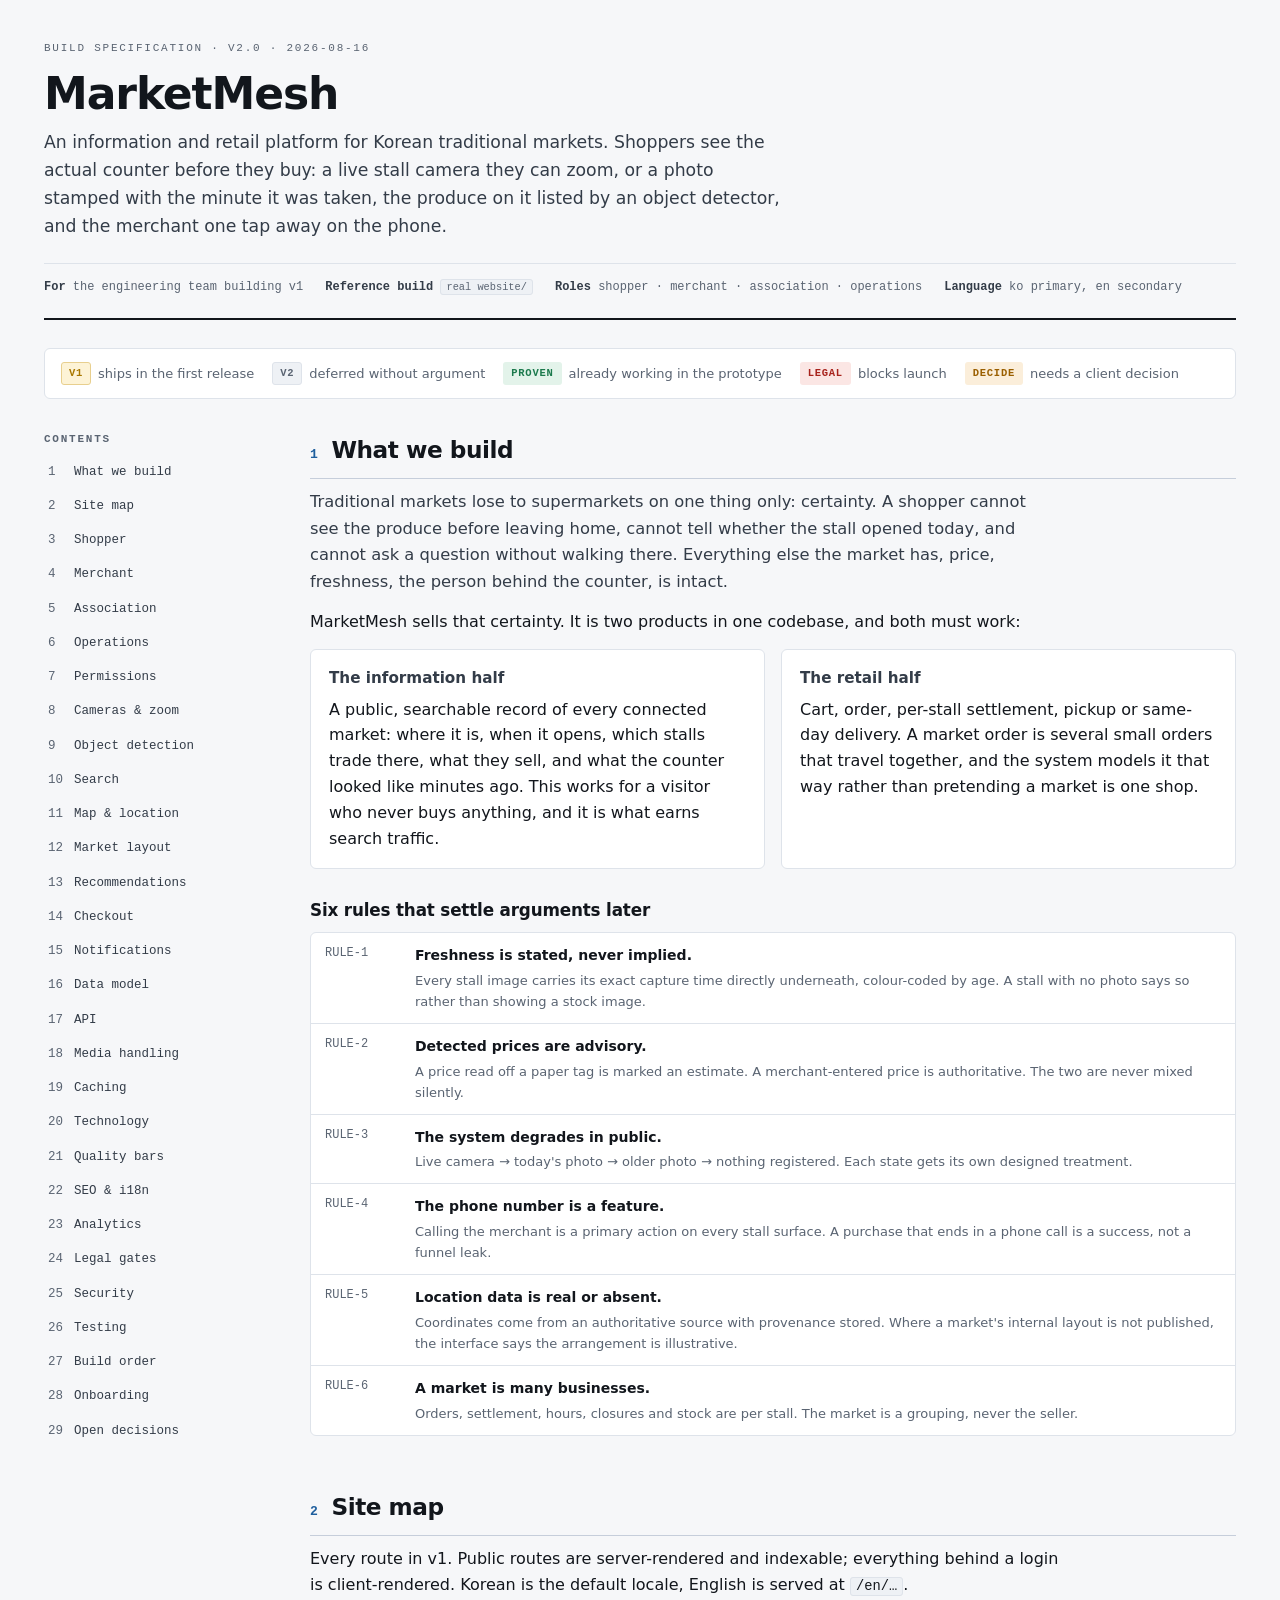
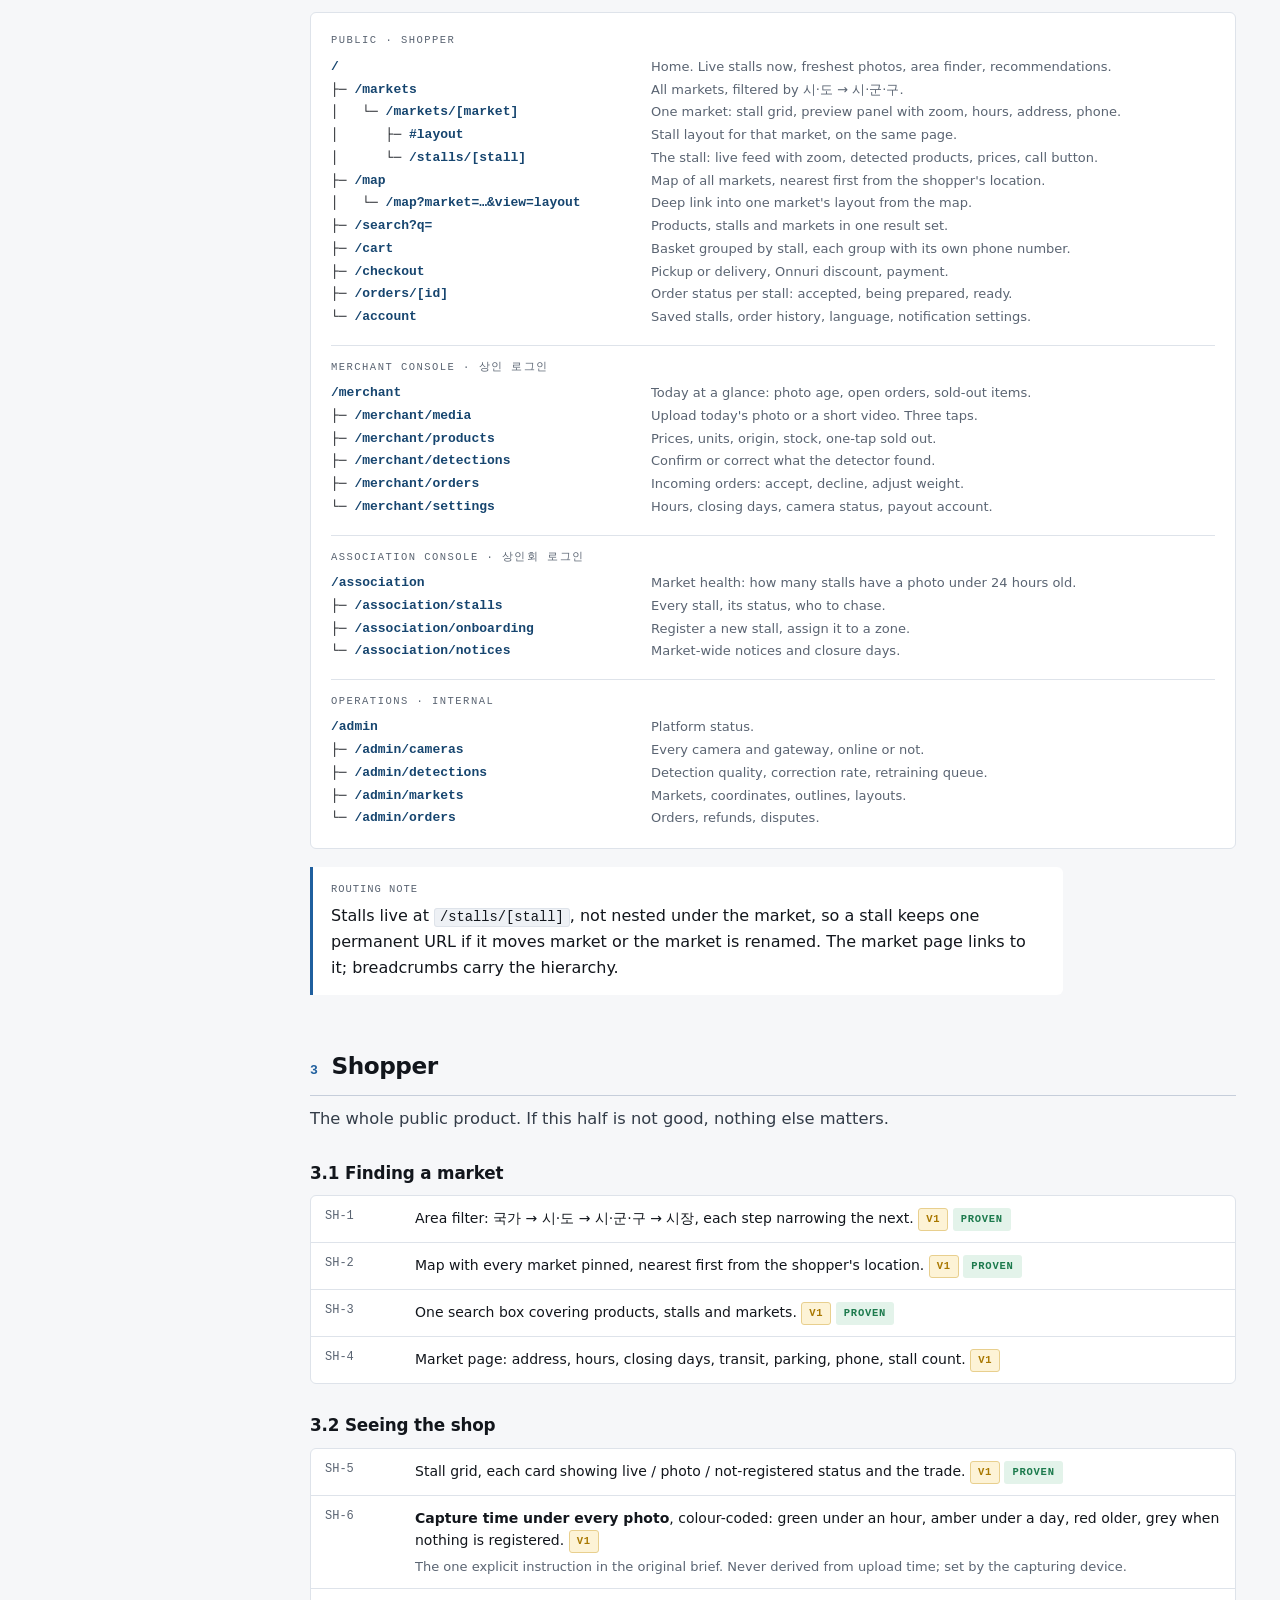
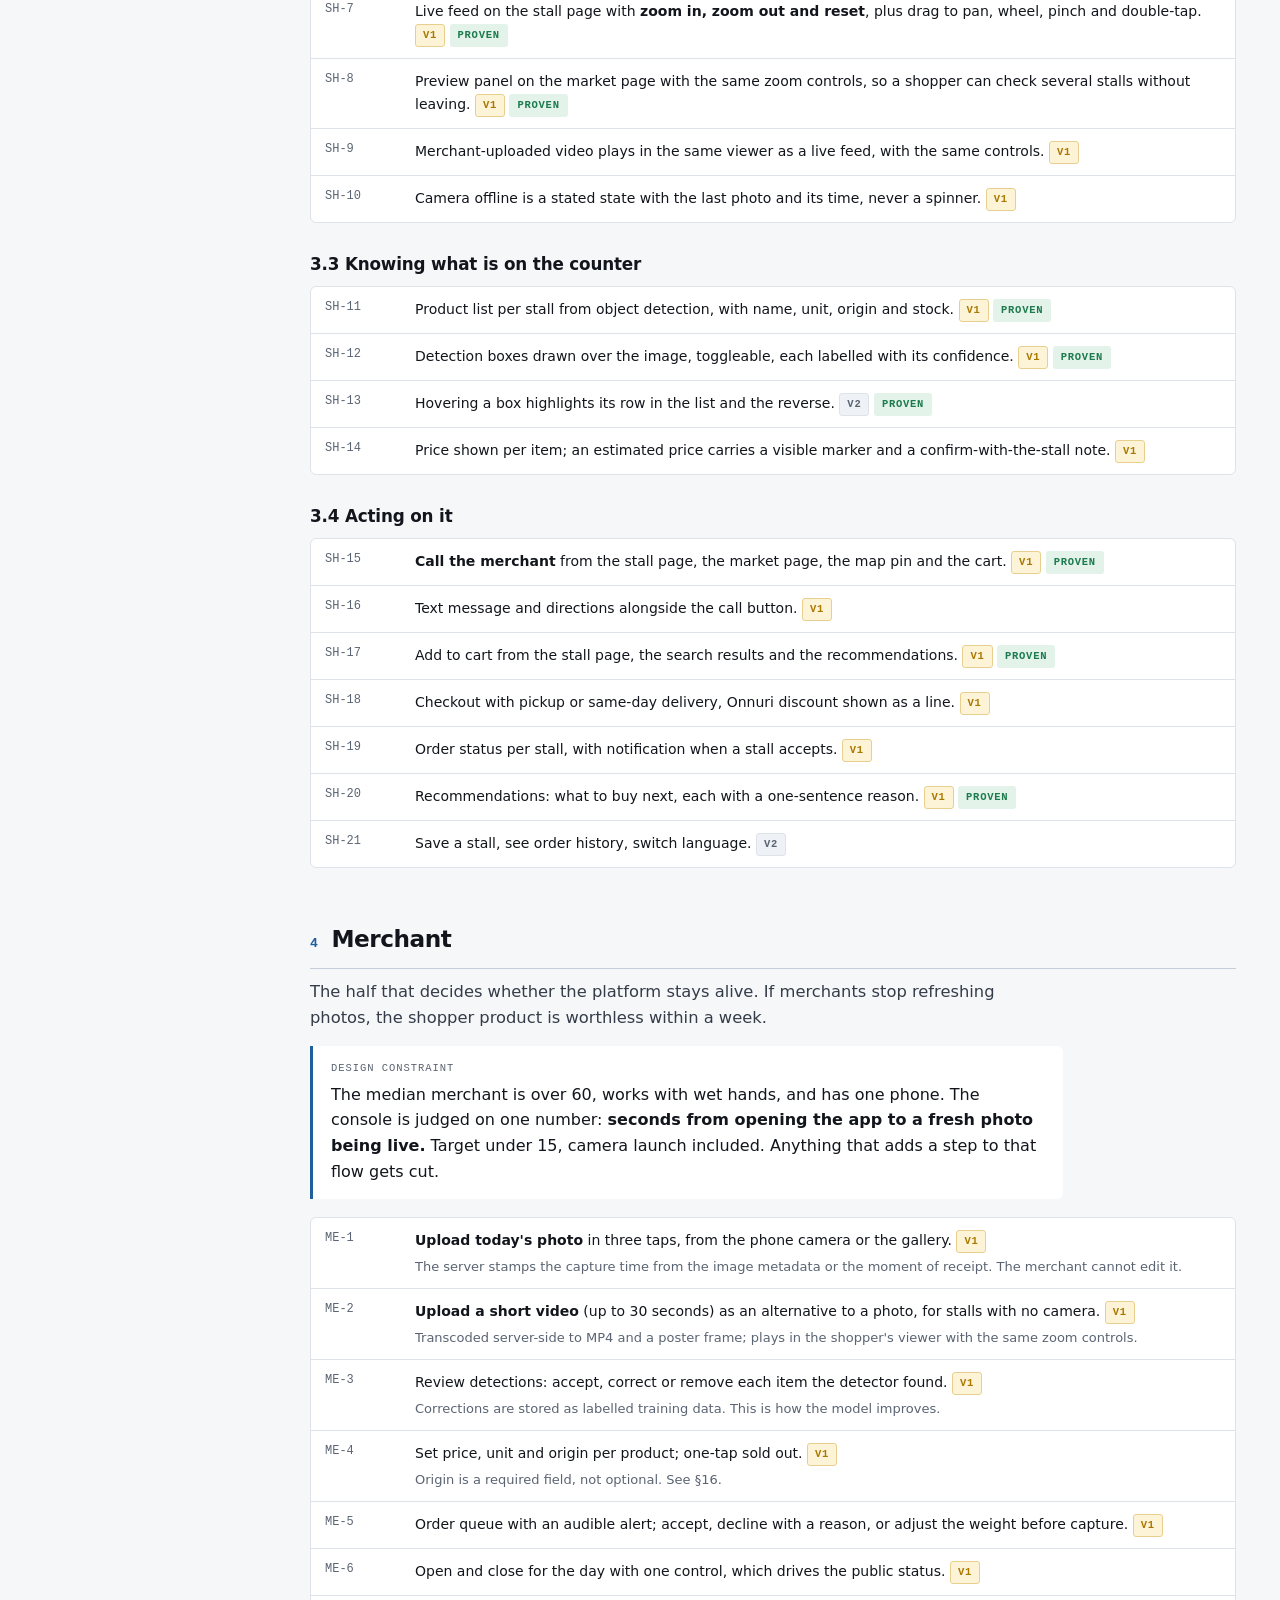
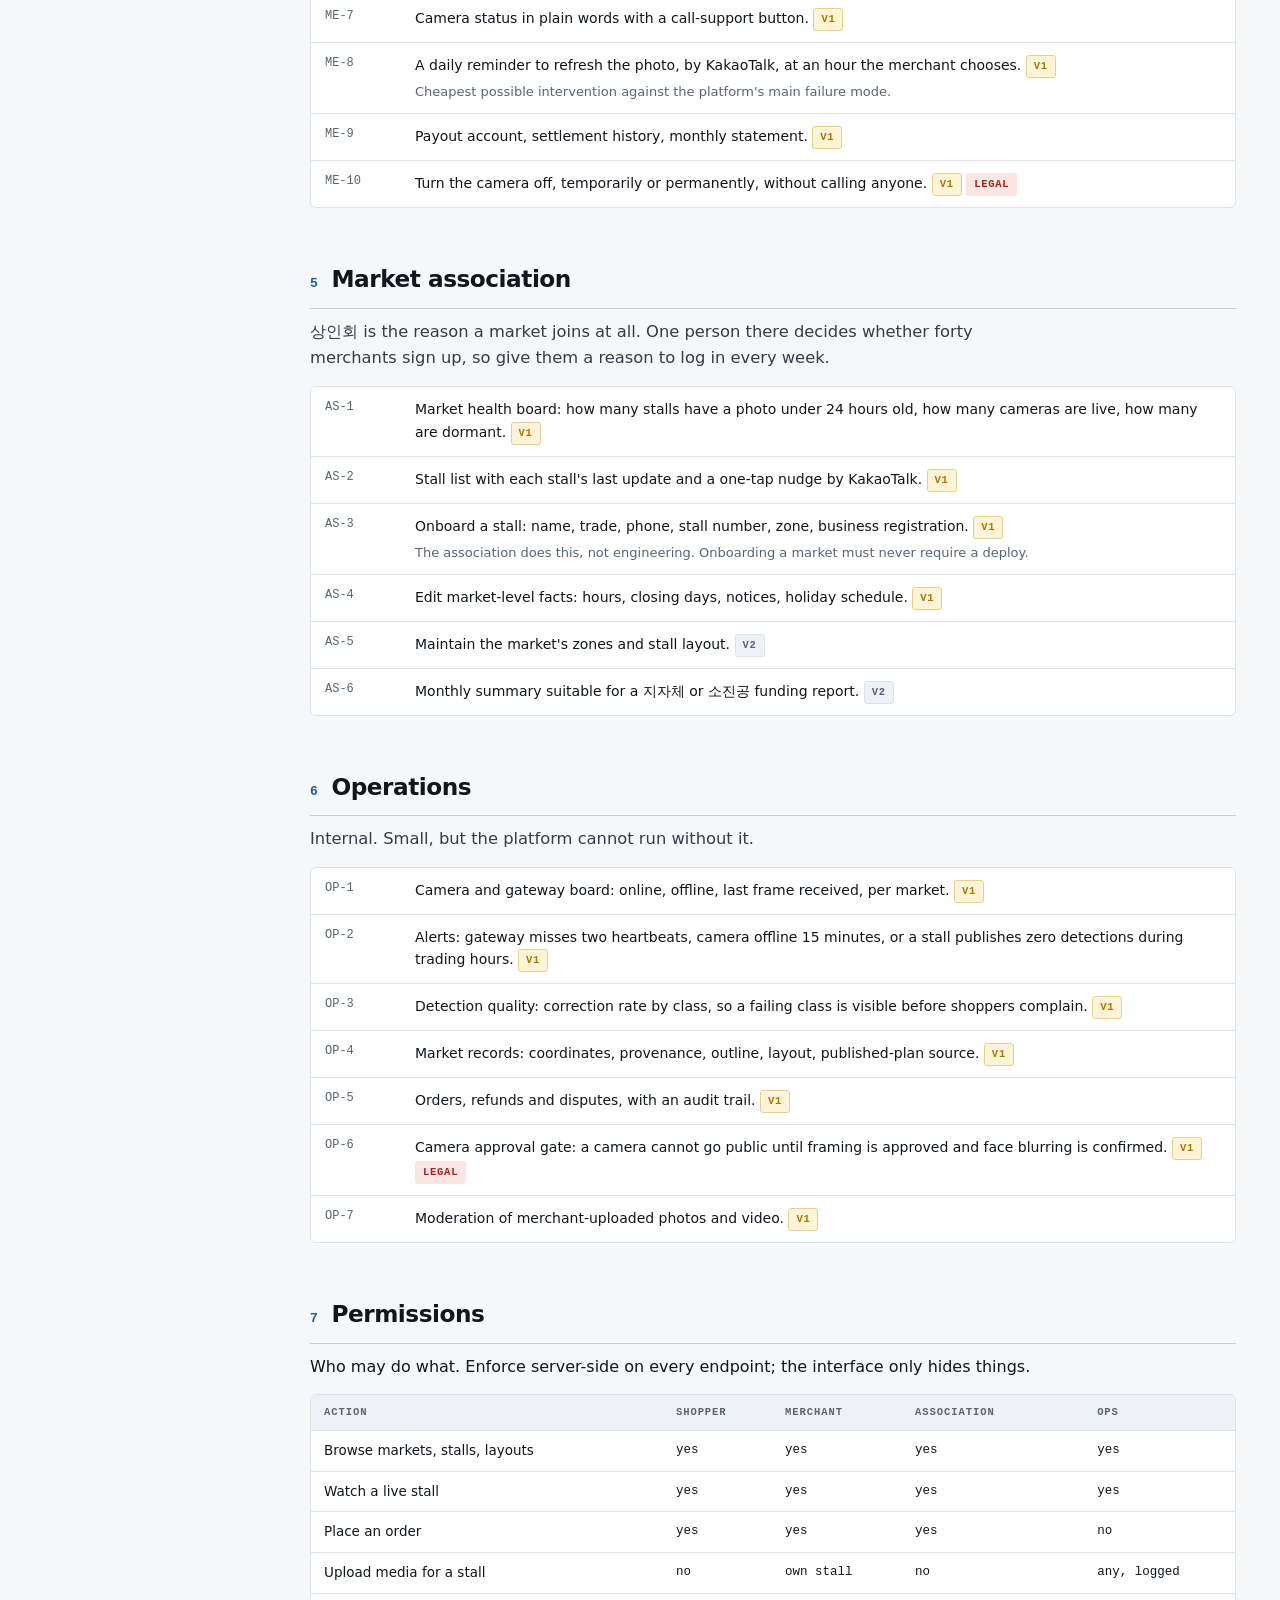
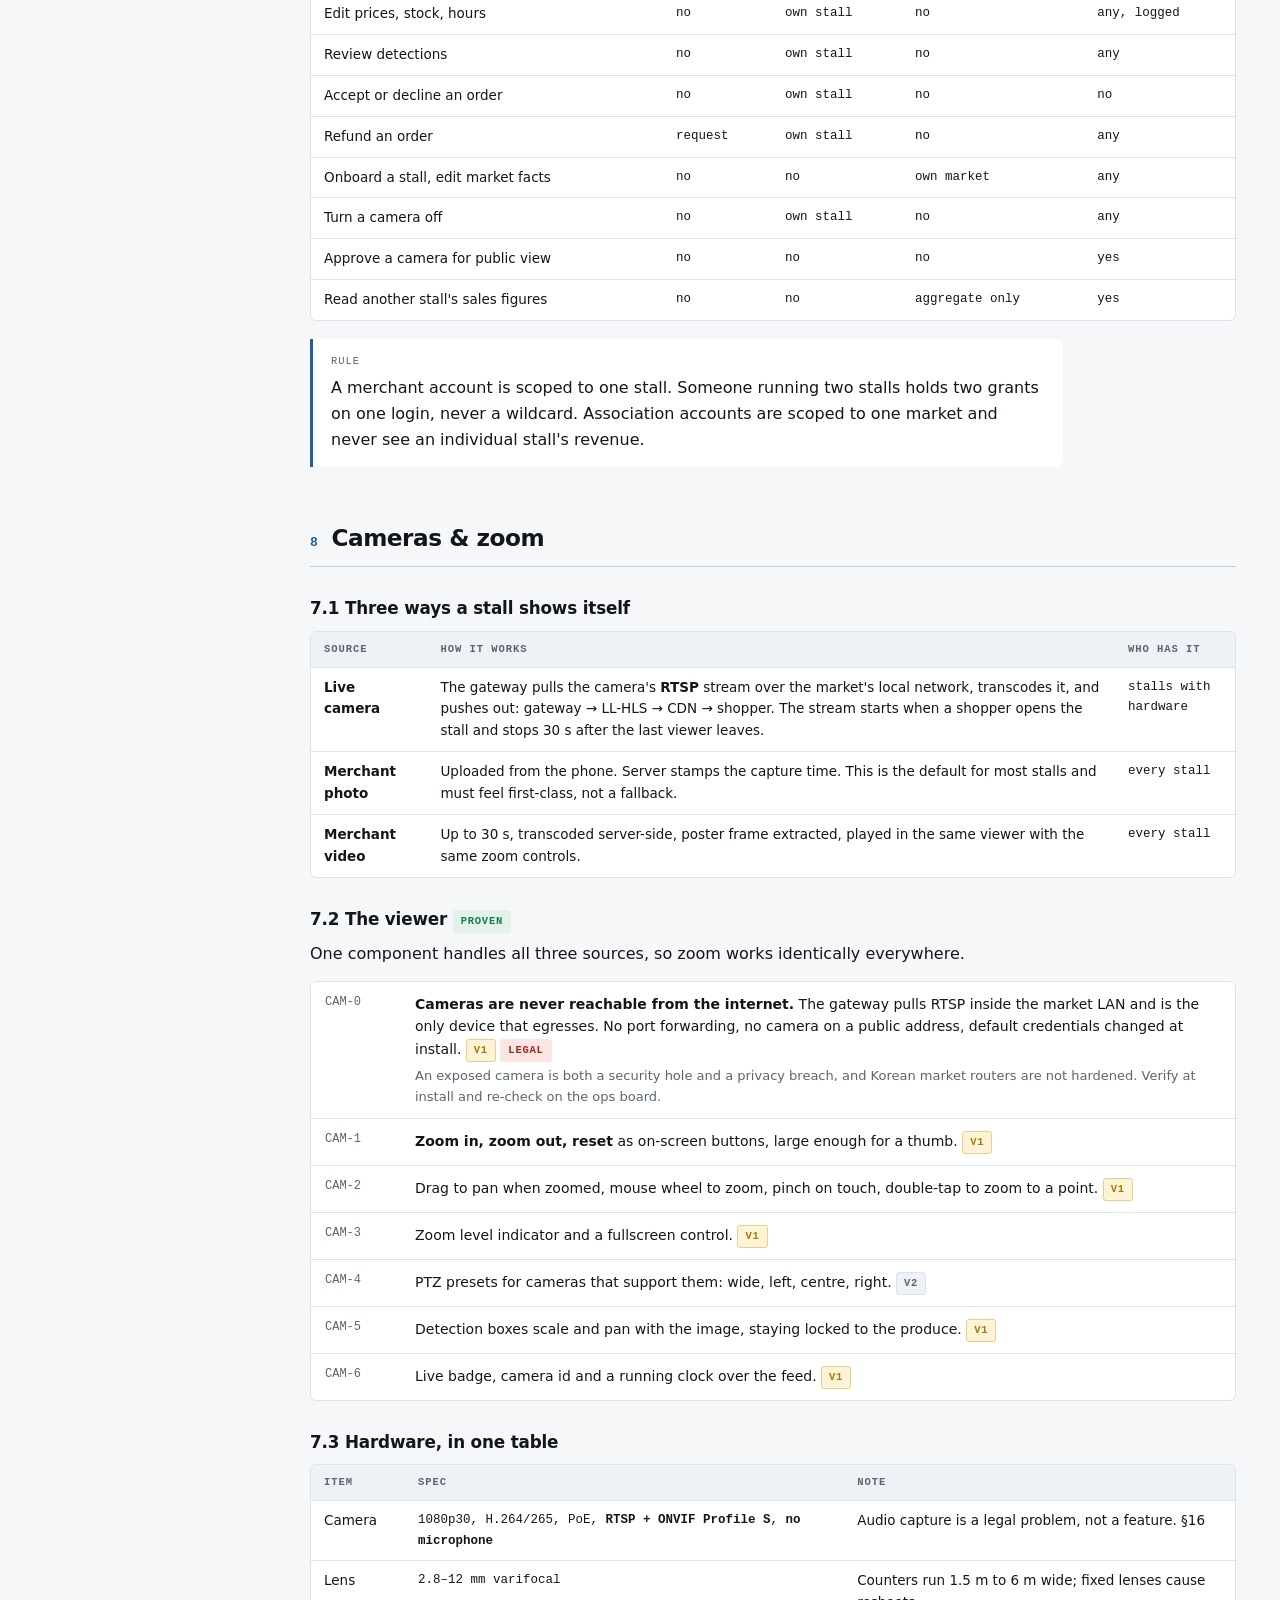
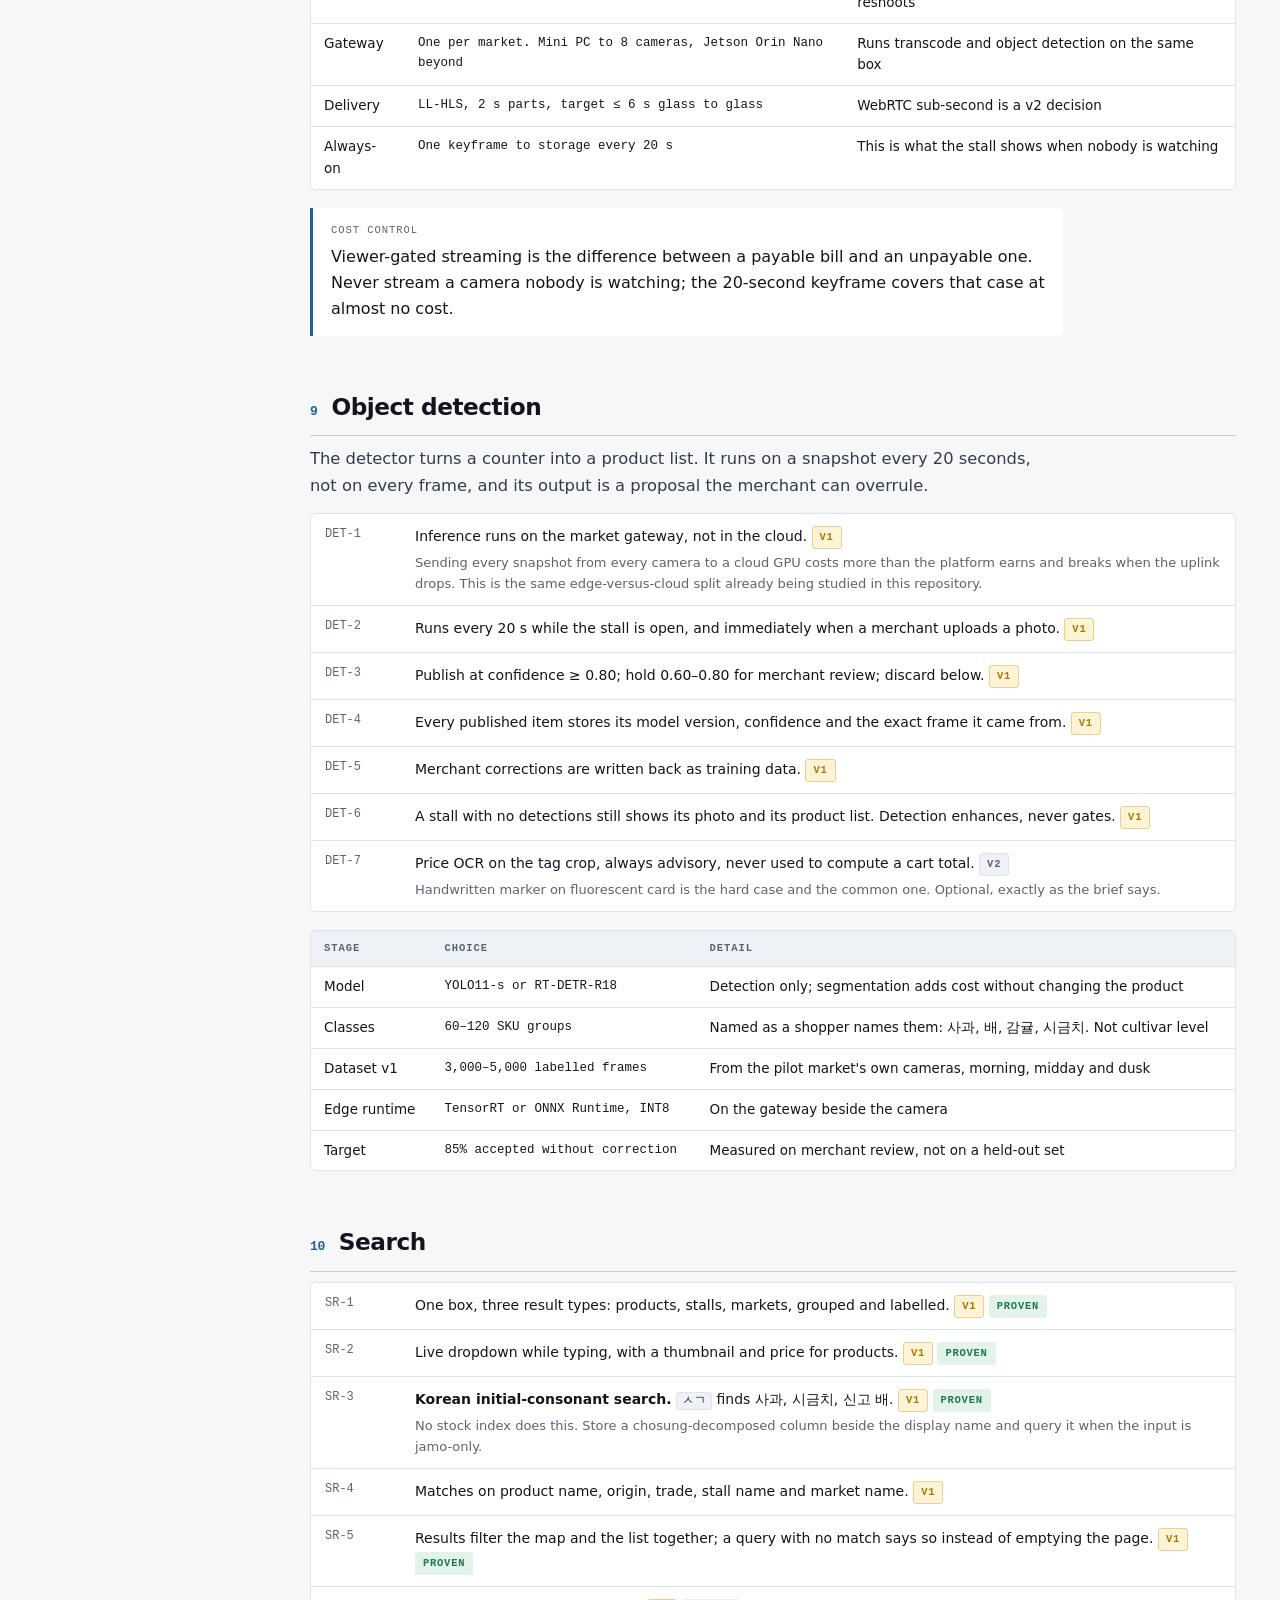
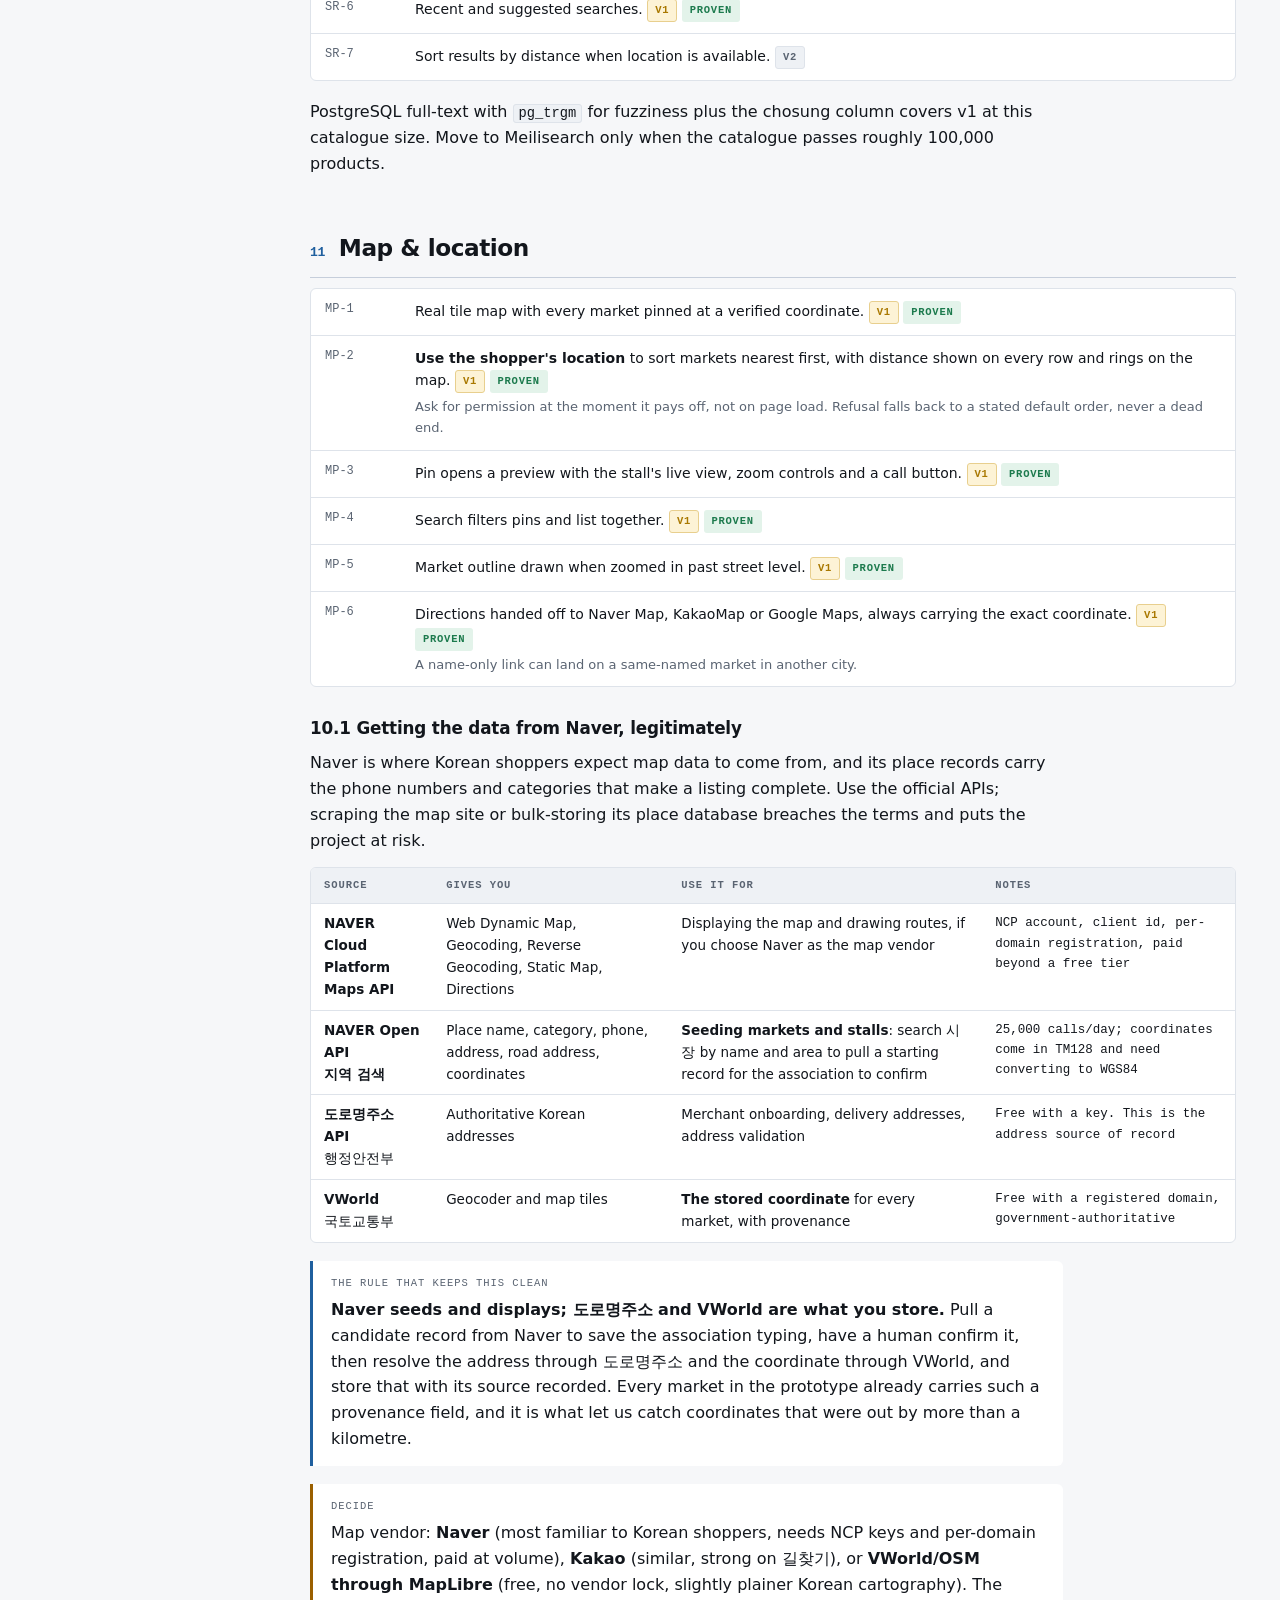
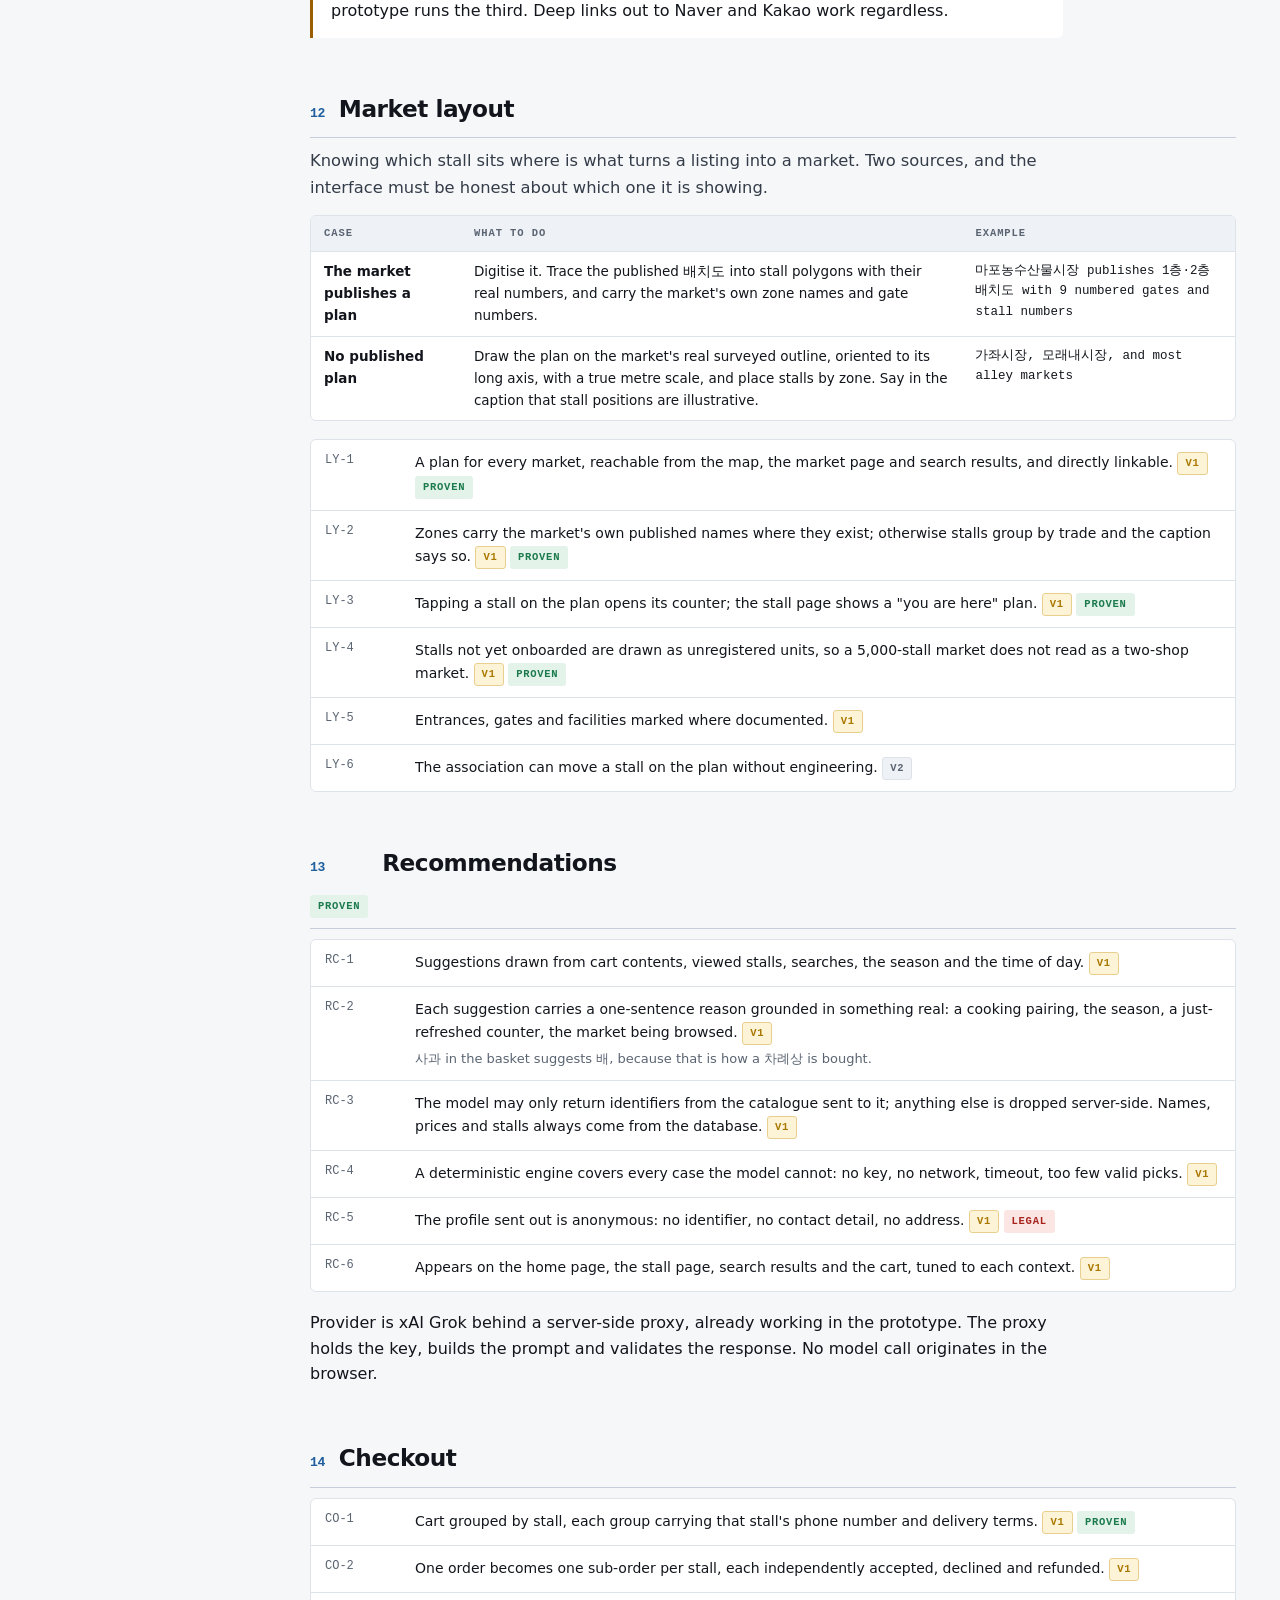
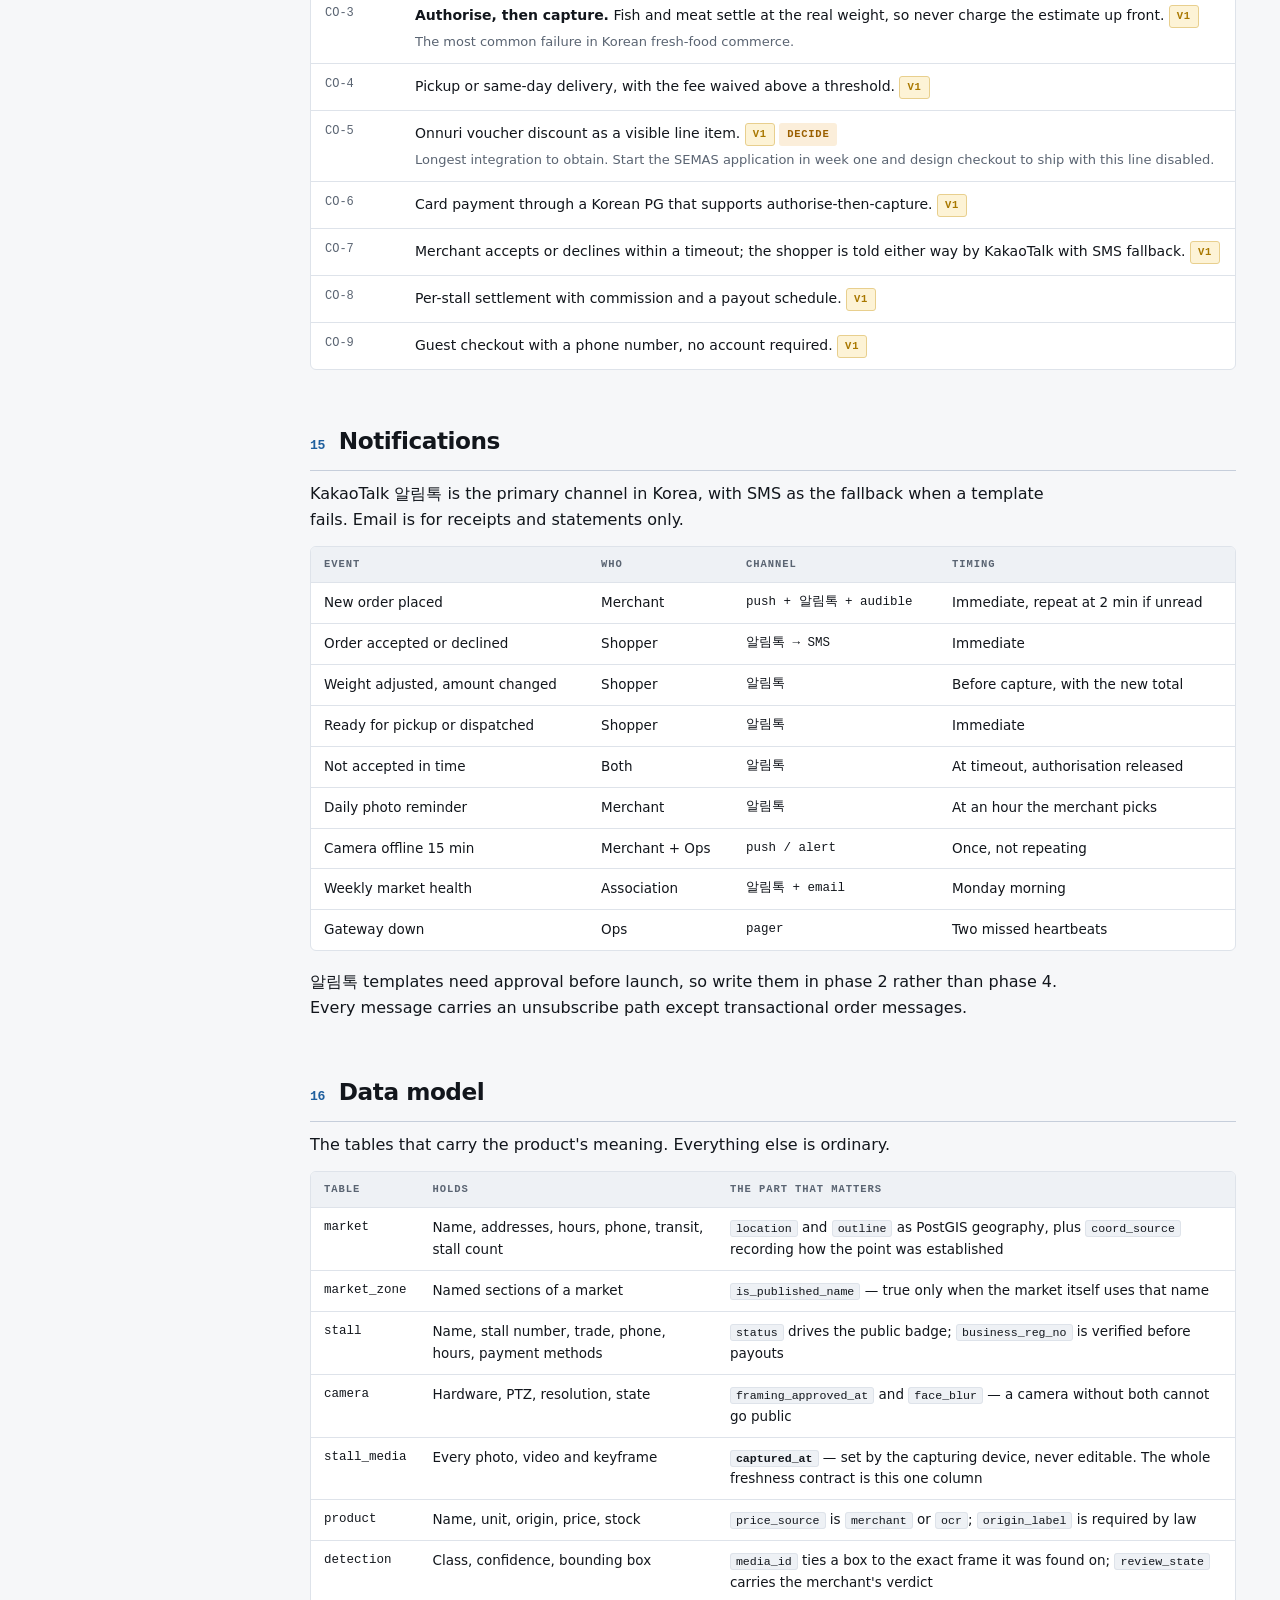
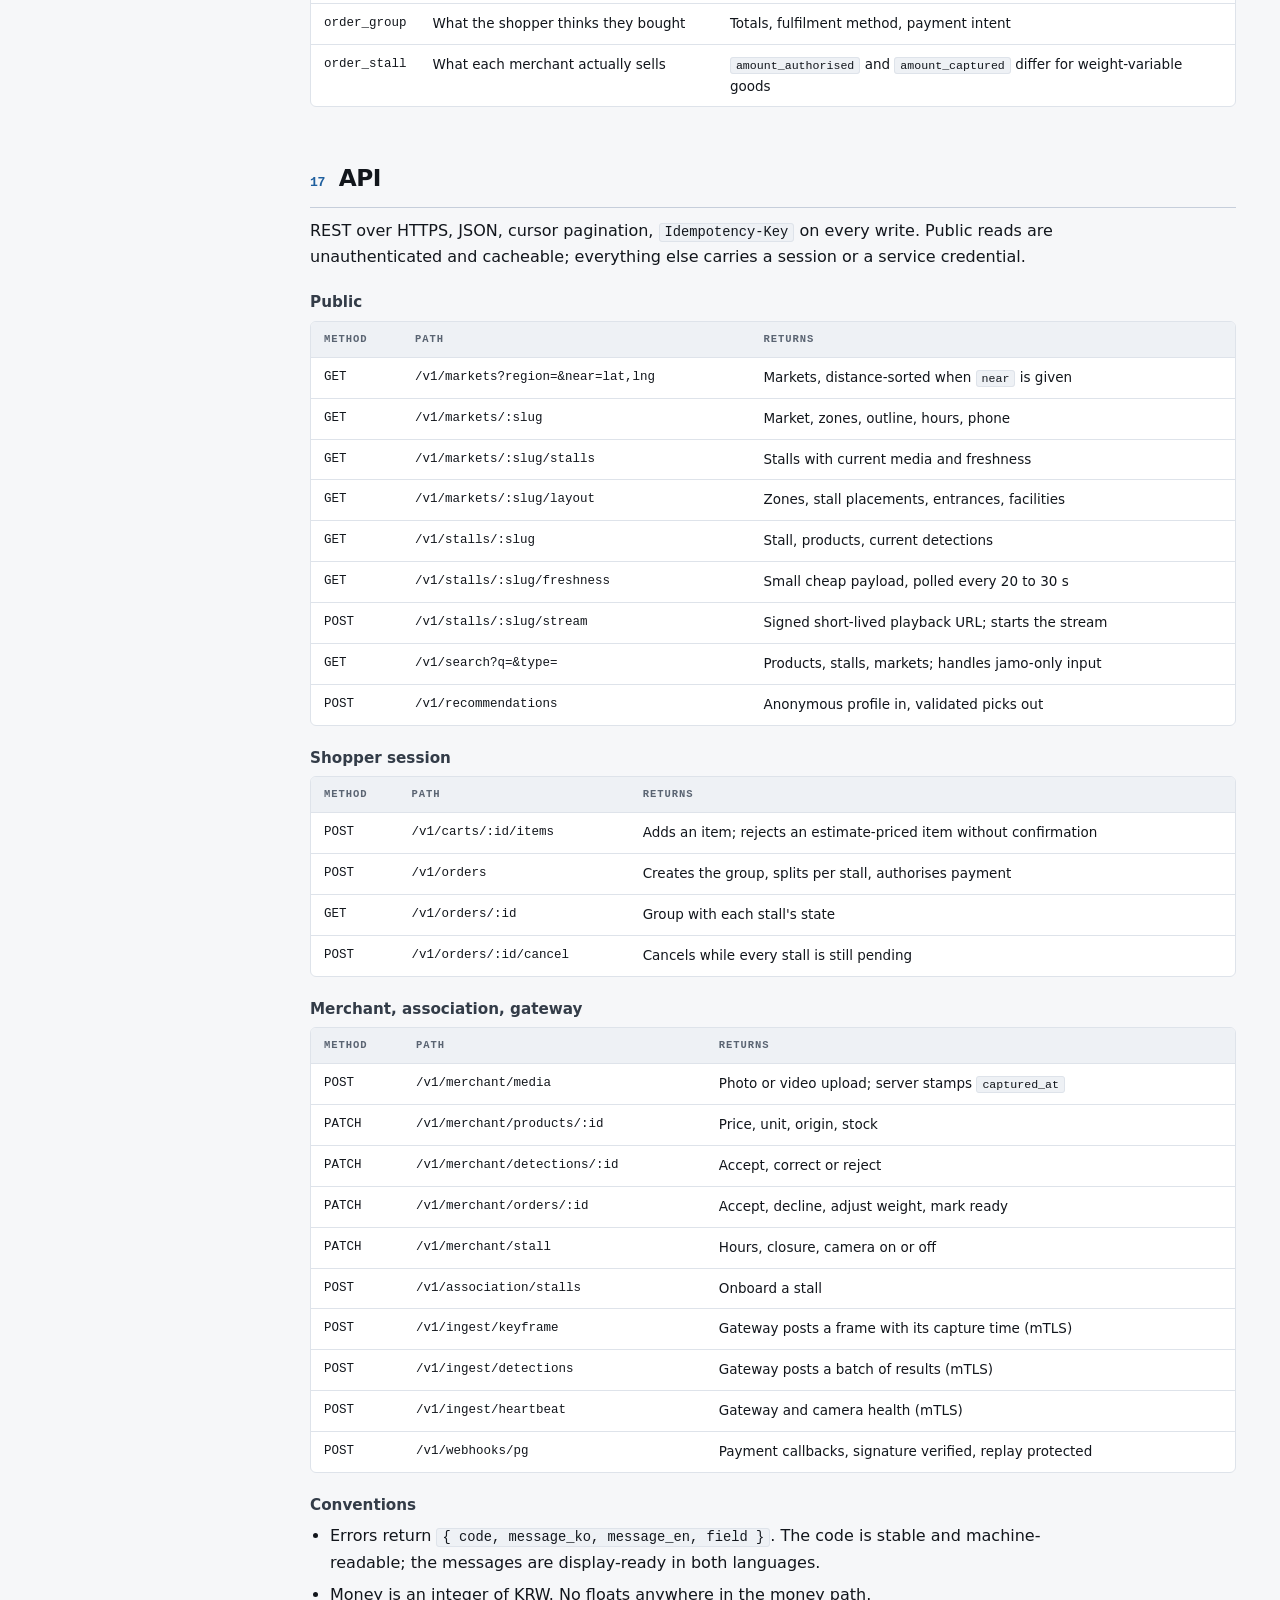
<file: docs/build-spec.html>
<!DOCTYPE html>
<html lang="en">
<head>
<meta charset="utf-8">
<meta name="viewport" content="width=device-width, initial-scale=1">
<meta name="description" content="Build specification for MarketMesh, an information and retail platform for Korean traditional markets.">
<meta name="color-scheme" content="light dark">
<link rel="icon" href="data:image/svg+xml,%3Csvg xmlns='http://www.w3.org/2000/svg' viewBox='0 0 100 100'%3E%3Ctext y='.9em' font-size='90'%3E%F0%9F%A7%BA%3C/text%3E%3C/svg%3E">
<title>MarketMesh Build Spec</title>
<style>
  :root {
    --ground: #f6f7f9;
    --surface: #ffffff;
    --surface-2: #eef1f5;
    --ink: #12161c;
    --ink-2: #333c48;
    --muted: #5a6472;
    --line: #dee3ea;
    --line-2: #c6cedb;

    --accent: #1f5f9e;
    --accent-ink: #16456f;
    --accent-soft: #e7eff7;

    --flag: #a97800;
    --flag-bg: #fdf3d6;
    --flag-line: #e8cf8e;

    --ok: #1c7a4d;    --ok-bg: #e3f3ea;
    --warn: #9a5f00;  --warn-bg: #fbeeda;
    --risk: #a8231c;  --risk-bg: #fbe6e4;

    --mono: ui-monospace, SFMono-Regular, "SF Mono", Menlo, Consolas, "Liberation Mono", monospace;
    --sans: -apple-system, BlinkMacSystemFont, "Apple SD Gothic Neo", "Pretendard",
            "Noto Sans KR", "Segoe UI", system-ui, sans-serif;
  }
  @media (prefers-color-scheme: dark) {
    :root:not([data-theme="light"]) {
      --ground: #0f1216;  --surface: #161a20;  --surface-2: #1c222a;
      --ink: #e9edf3;     --ink-2: #c2cad6;    --muted: #8d99a8;
      --line: #262d37;    --line-2: #36404d;
      --accent: #79b0e6;  --accent-ink: #a8cdf3; --accent-soft: #16232f;
      --flag: #f0c04a;    --flag-bg: #2a2413;  --flag-line: #4a3f1c;
      --ok: #52b783;      --ok-bg: #14261d;
      --warn: #d8a248;    --warn-bg: #2a2113;
      --risk: #e9827a;    --risk-bg: #2c1817;
    }
  }
  :root[data-theme="dark"] {
    --ground: #0f1216;  --surface: #161a20;  --surface-2: #1c222a;
    --ink: #e9edf3;     --ink-2: #c2cad6;    --muted: #8d99a8;
    --line: #262d37;    --line-2: #36404d;
    --accent: #79b0e6;  --accent-ink: #a8cdf3; --accent-soft: #16232f;
    --flag: #f0c04a;    --flag-bg: #2a2413;  --flag-line: #4a3f1c;
    --ok: #52b783;      --ok-bg: #14261d;
    --warn: #d8a248;    --warn-bg: #2a2113;
    --risk: #e9827a;    --risk-bg: #2c1817;
  }

  * { box-sizing: border-box; }
  body {
    margin: 0; background: var(--ground); color: var(--ink);
    font-family: var(--sans); font-size: 16px; line-height: 1.62;
    -webkit-font-smoothing: antialiased;
  }

  .shell { max-width: 1240px; margin: 0 auto; padding: 0 24px 96px; }
  .masthead { border-bottom: 2px solid var(--ink); padding: 40px 0 20px; margin-bottom: 28px; }
  .eyebrow {
    font-family: var(--mono); font-size: 11px; letter-spacing: .16em;
    text-transform: uppercase; color: var(--muted); margin: 0 0 12px;
  }
  h1 {
    font-size: clamp(1.9rem, 4vw, 2.75rem); line-height: 1.08; margin: 0 0 12px;
    letter-spacing: -.025em; font-weight: 800; text-wrap: balance;
  }
  .standfirst { font-size: 1.08rem; color: var(--ink-2); max-width: 68ch; margin: 0 0 22px; }
  .metaline {
    display: flex; flex-wrap: wrap; gap: 8px 22px;
    font-family: var(--mono); font-size: 12px; color: var(--muted);
    border-top: 1px solid var(--line); padding-top: 14px;
  }
  .metaline b { color: var(--ink-2); font-weight: 600; }

  .layout { display: grid; grid-template-columns: 218px minmax(0, 1fr); gap: 48px; align-items: start; }
  @media (max-width: 900px) { .layout { grid-template-columns: 1fr; gap: 0; } }

  nav.toc { position: sticky; top: 20px; font-family: var(--mono); font-size: 12.5px; }
  @media (max-width: 900px) {
    nav.toc { position: static; margin-bottom: 40px; border: 1px solid var(--line);
              border-radius: 6px; padding: 16px; background: var(--surface); }
  }
  nav.toc h2 { font-size: 11px; letter-spacing: .16em; text-transform: uppercase;
               color: var(--muted); margin: 0 0 10px; font-weight: 600; }
  nav.toc ol { list-style: none; margin: 0; padding: 0; display: grid; gap: 2px; }
  nav.toc a {
    display: grid; grid-template-columns: 20px 1fr; gap: 6px;
    color: var(--ink-2); text-decoration: none; padding: 3px 4px; border-radius: 4px;
  }
  nav.toc a:hover { background: var(--accent-soft); color: var(--accent-ink); }
  nav.toc a span { color: var(--muted); }

  section { scroll-margin-top: 20px; margin-bottom: 52px; }
  h2.sec {
    display: grid; grid-template-columns: auto 1fr; gap: 14px; align-items: baseline;
    font-size: 1.45rem; letter-spacing: -.02em; font-weight: 750; margin: 0 0 10px;
    padding-bottom: 10px; border-bottom: 1px solid var(--line-2); text-wrap: balance;
  }
  h2.sec .num { font-family: var(--mono); font-size: .82rem; color: var(--accent); font-weight: 600; }
  h3 { font-size: 1.05rem; margin: 28px 0 8px; letter-spacing: -.01em; font-weight: 700; }
  h4 { font-size: .95rem; margin: 20px 0 6px; font-weight: 700; color: var(--ink-2); }
  p { margin: 0 0 14px; max-width: 74ch; }
  ul { max-width: 74ch; padding-left: 20px; margin: 0 0 16px; }
  li { margin-bottom: 6px; }
  a { color: var(--accent); text-decoration-thickness: 1px; text-underline-offset: 2px; }
  code {
    font-family: var(--mono); font-size: .86em; background: var(--surface-2);
    padding: 1px 5px; border-radius: 3px; border: 1px solid var(--line);
  }
  strong { font-weight: 680; }
  .lede { font-size: 1.02rem; color: var(--ink-2); max-width: 72ch; }

  .chip {
    display: inline-flex; align-items: center; gap: 5px; font-family: var(--mono);
    font-size: 10.5px; letter-spacing: .07em; text-transform: uppercase; font-weight: 600;
    padding: 2px 7px; border-radius: 3px; border: 1px solid transparent; white-space: nowrap;
    vertical-align: 1px;
  }
  .chip--must { background: var(--flag-bg); color: var(--flag); border-color: var(--flag-line); }
  .chip--later { background: var(--surface-2); color: var(--muted); border-color: var(--line); }
  .chip--built { background: var(--ok-bg); color: var(--ok); border-color: transparent; }
  .chip--legal { background: var(--risk-bg); color: var(--risk); border-color: transparent; }
  .chip--decide { background: var(--warn-bg); color: var(--warn); border-color: transparent; }

  .legend { display: flex; flex-wrap: wrap; gap: 10px 18px; padding: 13px 16px;
            background: var(--surface); border: 1px solid var(--line); border-radius: 6px;
            margin-bottom: 32px; font-size: 13px; }
  .legend div { display: flex; align-items: center; gap: 7px; color: var(--muted); }

  .tw { overflow-x: auto; margin: 0 0 18px; border: 1px solid var(--line); border-radius: 6px; background: var(--surface); }
  table { border-collapse: collapse; width: 100%; font-size: 13.5px; min-width: 600px; }
  th, td { text-align: left; padding: 9px 13px; border-bottom: 1px solid var(--line); vertical-align: top; }
  th {
    font-family: var(--mono); font-size: 10.5px; letter-spacing: .09em; text-transform: uppercase;
    color: var(--muted); font-weight: 600; background: var(--surface-2);
  }
  tbody tr:last-child td { border-bottom: 0; }
  td.mono { font-family: var(--mono); font-size: 12.5px; font-variant-numeric: tabular-nums; }

  .note {
    border-left: 3px solid var(--accent); background: var(--surface);
    padding: 14px 18px; margin: 0 0 18px; border-radius: 0 6px 6px 0; max-width: 74ch;
  }
  .note--risk { border-left-color: var(--risk); }
  .note--decide { border-left-color: var(--warn); }
  .note p:last-child { margin-bottom: 0; }
  .note .tag {
    font-family: var(--mono); font-size: 10.5px; letter-spacing: .09em; text-transform: uppercase;
    color: var(--muted); display: block; margin-bottom: 5px;
  }

  /* feature rows */
  .req { display: grid; margin: 0 0 18px; border: 1px solid var(--line);
         border-radius: 6px; overflow: hidden; background: var(--surface); }
  .req > div { display: grid; grid-template-columns: 76px 1fr; gap: 14px;
               padding: 11px 14px; border-bottom: 1px solid var(--line); }
  .req > div:last-child { border-bottom: 0; }
  .req .id { font-family: var(--mono); font-size: 12px; color: var(--muted); }
  .req .txt { font-size: 14px; }
  .req .txt em { color: var(--muted); font-style: normal; font-size: 13px; display: block; margin-top: 3px; }

  /* site map tree */
  .tree {
    font-family: var(--mono); font-size: 13px; line-height: 1.75;
    background: var(--surface); border: 1px solid var(--line); border-radius: 6px;
    padding: 18px 20px; overflow-x: auto; margin: 0 0 18px;
  }
  .tree .row { display: grid; grid-template-columns: minmax(240px, 300px) 1fr; gap: 20px; white-space: nowrap; }
  .tree .row > span:last-child { white-space: normal; color: var(--muted); font-family: var(--sans); font-size: 13px; }
  .tree .path { color: var(--ink); }
  .tree .path b { color: var(--accent-ink); font-weight: 600; }
  .tree .group {
    display: block; margin: 16px 0 6px; padding-top: 12px; border-top: 1px solid var(--line);
    font-size: 10.5px; letter-spacing: .14em; text-transform: uppercase; color: var(--muted);
  }
  .tree .group:first-child { margin-top: 0; padding-top: 0; border-top: 0; }

  .grid2 { display: grid; grid-template-columns: repeat(auto-fit, minmax(280px, 1fr)); gap: 16px; margin-bottom: 18px; }
  .card { background: var(--surface); border: 1px solid var(--line); border-radius: 6px; padding: 16px 18px; }
  .card h4 { margin-top: 0; }
  .card p:last-child, .card ul:last-child { margin-bottom: 0; }

  footer { border-top: 1px solid var(--line); margin-top: 56px; padding-top: 20px;
           font-family: var(--mono); font-size: 12px; color: var(--muted); }
  :focus-visible { outline: 2px solid var(--accent); outline-offset: 2px; border-radius: 2px; }
  @media (prefers-reduced-motion: reduce) { * { animation: none !important; transition: none !important; } }
</style>
</head>
<body>


<div class="shell">

<header class="masthead">
  <p class="eyebrow">Build specification · v2.0 · 2026-08-16</p>
  <h1>MarketMesh</h1>
  <p class="standfirst">
    An information and retail platform for Korean traditional markets. Shoppers see the actual
    counter before they buy: a live stall camera they can zoom, or a photo stamped with the minute
    it was taken, the produce on it listed by an object detector, and the merchant one tap away
    on the phone.
  </p>
  <div class="metaline">
    <span><b>For</b> the engineering team building v1</span>
    <span><b>Reference build</b> <code>real website/</code></span>
    <span><b>Roles</b> shopper · merchant · association · operations</span>
    <span><b>Language</b> ko primary, en secondary</span>
  </div>
</header>

<div class="legend">
  <div><span class="chip chip--must">v1</span> ships in the first release</div>
  <div><span class="chip chip--later">v2</span> deferred without argument</div>
  <div><span class="chip chip--built">Proven</span> already working in the prototype</div>
  <div><span class="chip chip--legal">Legal</span> blocks launch</div>
  <div><span class="chip chip--decide">Decide</span> needs a client decision</div>
</div>

<div class="layout">

<nav class="toc" aria-label="Contents">
  <h2>Contents</h2>
  <ol>
    <li><a href="#s1"><span>1</span> What we build</a></li>
    <li><a href="#s2"><span>2</span> Site map</a></li>
    <li><a href="#s3"><span>3</span> Shopper</a></li>
    <li><a href="#s4"><span>4</span> Merchant</a></li>
    <li><a href="#s5"><span>5</span> Association</a></li>
    <li><a href="#s6"><span>6</span> Operations</a></li>
    <li><a href="#s7"><span>7</span> Permissions</a></li>
    <li><a href="#s8"><span>8</span> Cameras &amp; zoom</a></li>
    <li><a href="#s9"><span>9</span> Object detection</a></li>
    <li><a href="#s10"><span>10</span> Search</a></li>
    <li><a href="#s11"><span>11</span> Map &amp; location</a></li>
    <li><a href="#s12"><span>12</span> Market layout</a></li>
    <li><a href="#s13"><span>13</span> Recommendations</a></li>
    <li><a href="#s14"><span>14</span> Checkout</a></li>
    <li><a href="#s15"><span>15</span> Notifications</a></li>
    <li><a href="#s16"><span>16</span> Data model</a></li>
    <li><a href="#s17"><span>17</span> API</a></li>
    <li><a href="#s18"><span>18</span> Media handling</a></li>
    <li><a href="#s19"><span>19</span> Caching</a></li>
    <li><a href="#s20"><span>20</span> Technology</a></li>
    <li><a href="#s21"><span>21</span> Quality bars</a></li>
    <li><a href="#s22"><span>22</span> SEO &amp; i18n</a></li>
    <li><a href="#s23"><span>23</span> Analytics</a></li>
    <li><a href="#s24"><span>24</span> Legal gates</a></li>
    <li><a href="#s25"><span>25</span> Security</a></li>
    <li><a href="#s26"><span>26</span> Testing</a></li>
    <li><a href="#s27"><span>27</span> Build order</a></li>
    <li><a href="#s28"><span>28</span> Onboarding</a></li>
    <li><a href="#s29"><span>29</span> Open decisions</a></li>
  </ol>
</nav>

<main>

<section id="s1">
  <h2 class="sec"><span class="num">1</span> What we build</h2>

  <p class="lede">
    Traditional markets lose to supermarkets on one thing only: certainty. A shopper cannot see
    the produce before leaving home, cannot tell whether the stall opened today, and cannot ask a
    question without walking there. Everything else the market has, price, freshness, the person
    behind the counter, is intact.
  </p>

  <p>
    MarketMesh sells that certainty. It is two products in one codebase, and both must work:
  </p>

  <div class="grid2">
    <div class="card">
      <h4>The information half</h4>
      <p>
        A public, searchable record of every connected market: where it is, when it opens, which
        stalls trade there, what they sell, and what the counter looked like minutes ago. This
        works for a visitor who never buys anything, and it is what earns search traffic.
      </p>
    </div>
    <div class="card">
      <h4>The retail half</h4>
      <p>
        Cart, order, per-stall settlement, pickup or same-day delivery. A market order is several
        small orders that travel together, and the system models it that way rather than
        pretending a market is one shop.
      </p>
    </div>
  </div>

  <h3>Six rules that settle arguments later</h3>
  <div class="req">
    <div><span class="id">RULE-1</span><span class="txt"><b>Freshness is stated, never implied.</b>
      <em>Every stall image carries its exact capture time directly underneath, colour-coded by age. A stall with no photo says so rather than showing a stock image.</em></span></div>
    <div><span class="id">RULE-2</span><span class="txt"><b>Detected prices are advisory.</b>
      <em>A price read off a paper tag is marked an estimate. A merchant-entered price is authoritative. The two are never mixed silently.</em></span></div>
    <div><span class="id">RULE-3</span><span class="txt"><b>The system degrades in public.</b>
      <em>Live camera → today's photo → older photo → nothing registered. Each state gets its own designed treatment.</em></span></div>
    <div><span class="id">RULE-4</span><span class="txt"><b>The phone number is a feature.</b>
      <em>Calling the merchant is a primary action on every stall surface. A purchase that ends in a phone call is a success, not a funnel leak.</em></span></div>
    <div><span class="id">RULE-5</span><span class="txt"><b>Location data is real or absent.</b>
      <em>Coordinates come from an authoritative source with provenance stored. Where a market's internal layout is not published, the interface says the arrangement is illustrative.</em></span></div>
    <div><span class="id">RULE-6</span><span class="txt"><b>A market is many businesses.</b>
      <em>Orders, settlement, hours, closures and stock are per stall. The market is a grouping, never the seller.</em></span></div>
  </div>
</section>

<section id="s2">
  <h2 class="sec"><span class="num">2</span> Site map</h2>

  <p>
    Every route in v1. Public routes are server-rendered and indexable; everything behind a login
    is client-rendered. Korean is the default locale, English is served at <code>/en/…</code>.
  </p>

  <div class="tree">
    <span class="group">Public · shopper</span>
    <div class="row"><span class="path"><b>/</b></span><span>Home. Live stalls now, freshest photos, area finder, recommendations.</span></div>
    <div class="row"><span class="path">├─ <b>/markets</b></span><span>All markets, filtered by 시·도 → 시·군·구.</span></div>
    <div class="row"><span class="path">│&nbsp;&nbsp; └─ <b>/markets/[market]</b></span><span>One market: stall grid, preview panel with zoom, hours, address, phone.</span></div>
    <div class="row"><span class="path">│&nbsp;&nbsp;&nbsp;&nbsp;&nbsp; ├─ <b>#layout</b></span><span>Stall layout for that market, on the same page.</span></div>
    <div class="row"><span class="path">│&nbsp;&nbsp;&nbsp;&nbsp;&nbsp; └─ <b>/stalls/[stall]</b></span><span>The stall: live feed with zoom, detected products, prices, call button.</span></div>
    <div class="row"><span class="path">├─ <b>/map</b></span><span>Map of all markets, nearest first from the shopper's location.</span></div>
    <div class="row"><span class="path">│&nbsp;&nbsp; └─ <b>/map?market=…&amp;view=layout</b></span><span>Deep link into one market's layout from the map.</span></div>
    <div class="row"><span class="path">├─ <b>/search?q=</b></span><span>Products, stalls and markets in one result set.</span></div>
    <div class="row"><span class="path">├─ <b>/cart</b></span><span>Basket grouped by stall, each group with its own phone number.</span></div>
    <div class="row"><span class="path">├─ <b>/checkout</b></span><span>Pickup or delivery, Onnuri discount, payment.</span></div>
    <div class="row"><span class="path">├─ <b>/orders/[id]</b></span><span>Order status per stall: accepted, being prepared, ready.</span></div>
    <div class="row"><span class="path">└─ <b>/account</b></span><span>Saved stalls, order history, language, notification settings.</span></div>

    <span class="group">Merchant console · 상인 로그인</span>
    <div class="row"><span class="path"><b>/merchant</b></span><span>Today at a glance: photo age, open orders, sold-out items.</span></div>
    <div class="row"><span class="path">├─ <b>/merchant/media</b></span><span>Upload today's photo or a short video. Three taps.</span></div>
    <div class="row"><span class="path">├─ <b>/merchant/products</b></span><span>Prices, units, origin, stock, one-tap sold out.</span></div>
    <div class="row"><span class="path">├─ <b>/merchant/detections</b></span><span>Confirm or correct what the detector found.</span></div>
    <div class="row"><span class="path">├─ <b>/merchant/orders</b></span><span>Incoming orders: accept, decline, adjust weight.</span></div>
    <div class="row"><span class="path">└─ <b>/merchant/settings</b></span><span>Hours, closing days, camera status, payout account.</span></div>

    <span class="group">Association console · 상인회 로그인</span>
    <div class="row"><span class="path"><b>/association</b></span><span>Market health: how many stalls have a photo under 24 hours old.</span></div>
    <div class="row"><span class="path">├─ <b>/association/stalls</b></span><span>Every stall, its status, who to chase.</span></div>
    <div class="row"><span class="path">├─ <b>/association/onboarding</b></span><span>Register a new stall, assign it to a zone.</span></div>
    <div class="row"><span class="path">└─ <b>/association/notices</b></span><span>Market-wide notices and closure days.</span></div>

    <span class="group">Operations · internal</span>
    <div class="row"><span class="path"><b>/admin</b></span><span>Platform status.</span></div>
    <div class="row"><span class="path">├─ <b>/admin/cameras</b></span><span>Every camera and gateway, online or not.</span></div>
    <div class="row"><span class="path">├─ <b>/admin/detections</b></span><span>Detection quality, correction rate, retraining queue.</span></div>
    <div class="row"><span class="path">├─ <b>/admin/markets</b></span><span>Markets, coordinates, outlines, layouts.</span></div>
    <div class="row"><span class="path">└─ <b>/admin/orders</b></span><span>Orders, refunds, disputes.</span></div>
  </div>

  <div class="note">
    <span class="tag">Routing note</span>
    <p>
      Stalls live at <code>/stalls/[stall]</code>, not nested under the market, so a stall keeps
      one permanent URL if it moves market or the market is renamed. The market page links to it;
      breadcrumbs carry the hierarchy.
    </p>
  </div>
</section>

<section id="s3">
  <h2 class="sec"><span class="num">3</span> Shopper</h2>

  <p class="lede">The whole public product. If this half is not good, nothing else matters.</p>

  <h3>3.1 Finding a market</h3>
  <div class="req">
    <div><span class="id">SH-1</span><span class="txt">Area filter: 국가 → 시·도 → 시·군·구 → 시장, each step narrowing the next. <span class="chip chip--must">v1</span> <span class="chip chip--built">Proven</span></span></div>
    <div><span class="id">SH-2</span><span class="txt">Map with every market pinned, nearest first from the shopper's location. <span class="chip chip--must">v1</span> <span class="chip chip--built">Proven</span></span></div>
    <div><span class="id">SH-3</span><span class="txt">One search box covering products, stalls and markets. <span class="chip chip--must">v1</span> <span class="chip chip--built">Proven</span></span></div>
    <div><span class="id">SH-4</span><span class="txt">Market page: address, hours, closing days, transit, parking, phone, stall count. <span class="chip chip--must">v1</span></span></div>
  </div>

  <h3>3.2 Seeing the shop</h3>
  <div class="req">
    <div><span class="id">SH-5</span><span class="txt">Stall grid, each card showing live / photo / not-registered status and the trade. <span class="chip chip--must">v1</span> <span class="chip chip--built">Proven</span></span></div>
    <div><span class="id">SH-6</span><span class="txt"><b>Capture time under every photo</b>, colour-coded: green under an hour, amber under a day, red older, grey when nothing is registered. <span class="chip chip--must">v1</span>
      <em>The one explicit instruction in the original brief. Never derived from upload time; set by the capturing device.</em></span></div>
    <div><span class="id">SH-7</span><span class="txt">Live feed on the stall page with <b>zoom in, zoom out and reset</b>, plus drag to pan, wheel, pinch and double-tap. <span class="chip chip--must">v1</span> <span class="chip chip--built">Proven</span></span></div>
    <div><span class="id">SH-8</span><span class="txt">Preview panel on the market page with the same zoom controls, so a shopper can check several stalls without leaving. <span class="chip chip--must">v1</span> <span class="chip chip--built">Proven</span></span></div>
    <div><span class="id">SH-9</span><span class="txt">Merchant-uploaded video plays in the same viewer as a live feed, with the same controls. <span class="chip chip--must">v1</span></span></div>
    <div><span class="id">SH-10</span><span class="txt">Camera offline is a stated state with the last photo and its time, never a spinner. <span class="chip chip--must">v1</span></span></div>
  </div>

  <h3>3.3 Knowing what is on the counter</h3>
  <div class="req">
    <div><span class="id">SH-11</span><span class="txt">Product list per stall from object detection, with name, unit, origin and stock. <span class="chip chip--must">v1</span> <span class="chip chip--built">Proven</span></span></div>
    <div><span class="id">SH-12</span><span class="txt">Detection boxes drawn over the image, toggleable, each labelled with its confidence. <span class="chip chip--must">v1</span> <span class="chip chip--built">Proven</span></span></div>
    <div><span class="id">SH-13</span><span class="txt">Hovering a box highlights its row in the list and the reverse. <span class="chip chip--later">v2</span> <span class="chip chip--built">Proven</span></span></div>
    <div><span class="id">SH-14</span><span class="txt">Price shown per item; an estimated price carries a visible marker and a confirm-with-the-stall note. <span class="chip chip--must">v1</span></span></div>
  </div>

  <h3>3.4 Acting on it</h3>
  <div class="req">
    <div><span class="id">SH-15</span><span class="txt"><b>Call the merchant</b> from the stall page, the market page, the map pin and the cart. <span class="chip chip--must">v1</span> <span class="chip chip--built">Proven</span></span></div>
    <div><span class="id">SH-16</span><span class="txt">Text message and directions alongside the call button. <span class="chip chip--must">v1</span></span></div>
    <div><span class="id">SH-17</span><span class="txt">Add to cart from the stall page, the search results and the recommendations. <span class="chip chip--must">v1</span> <span class="chip chip--built">Proven</span></span></div>
    <div><span class="id">SH-18</span><span class="txt">Checkout with pickup or same-day delivery, Onnuri discount shown as a line. <span class="chip chip--must">v1</span></span></div>
    <div><span class="id">SH-19</span><span class="txt">Order status per stall, with notification when a stall accepts. <span class="chip chip--must">v1</span></span></div>
    <div><span class="id">SH-20</span><span class="txt">Recommendations: what to buy next, each with a one-sentence reason. <span class="chip chip--must">v1</span> <span class="chip chip--built">Proven</span></span></div>
    <div><span class="id">SH-21</span><span class="txt">Save a stall, see order history, switch language. <span class="chip chip--later">v2</span></span></div>
  </div>
</section>

<section id="s4">
  <h2 class="sec"><span class="num">4</span> Merchant</h2>

  <p class="lede">
    The half that decides whether the platform stays alive. If merchants stop refreshing photos,
    the shopper product is worthless within a week.
  </p>

  <div class="note">
    <span class="tag">Design constraint</span>
    <p>
      The median merchant is over 60, works with wet hands, and has one phone. The console is
      judged on one number: <b>seconds from opening the app to a fresh photo being live.</b> Target
      under 15, camera launch included. Anything that adds a step to that flow gets cut.
    </p>
  </div>

  <div class="req">
    <div><span class="id">ME-1</span><span class="txt"><b>Upload today's photo</b> in three taps, from the phone camera or the gallery. <span class="chip chip--must">v1</span>
      <em>The server stamps the capture time from the image metadata or the moment of receipt. The merchant cannot edit it.</em></span></div>
    <div><span class="id">ME-2</span><span class="txt"><b>Upload a short video</b> (up to 30 seconds) as an alternative to a photo, for stalls with no camera. <span class="chip chip--must">v1</span>
      <em>Transcoded server-side to MP4 and a poster frame; plays in the shopper's viewer with the same zoom controls.</em></span></div>
    <div><span class="id">ME-3</span><span class="txt">Review detections: accept, correct or remove each item the detector found. <span class="chip chip--must">v1</span>
      <em>Corrections are stored as labelled training data. This is how the model improves.</em></span></div>
    <div><span class="id">ME-4</span><span class="txt">Set price, unit and origin per product; one-tap sold out. <span class="chip chip--must">v1</span>
      <em>Origin is a required field, not optional. See §16.</em></span></div>
    <div><span class="id">ME-5</span><span class="txt">Order queue with an audible alert; accept, decline with a reason, or adjust the weight before capture. <span class="chip chip--must">v1</span></span></div>
    <div><span class="id">ME-6</span><span class="txt">Open and close for the day with one control, which drives the public status. <span class="chip chip--must">v1</span></span></div>
    <div><span class="id">ME-7</span><span class="txt">Camera status in plain words with a call-support button. <span class="chip chip--must">v1</span></span></div>
    <div><span class="id">ME-8</span><span class="txt">A daily reminder to refresh the photo, by KakaoTalk, at an hour the merchant chooses. <span class="chip chip--must">v1</span>
      <em>Cheapest possible intervention against the platform's main failure mode.</em></span></div>
    <div><span class="id">ME-9</span><span class="txt">Payout account, settlement history, monthly statement. <span class="chip chip--must">v1</span></span></div>
    <div><span class="id">ME-10</span><span class="txt">Turn the camera off, temporarily or permanently, without calling anyone. <span class="chip chip--must">v1</span> <span class="chip chip--legal">Legal</span></span></div>
  </div>
</section>

<section id="s5">
  <h2 class="sec"><span class="num">5</span> Market association</h2>

  <p class="lede">
    상인회 is the reason a market joins at all. One person there decides whether forty merchants
    sign up, so give them a reason to log in every week.
  </p>

  <div class="req">
    <div><span class="id">AS-1</span><span class="txt">Market health board: how many stalls have a photo under 24 hours old, how many cameras are live, how many are dormant. <span class="chip chip--must">v1</span></span></div>
    <div><span class="id">AS-2</span><span class="txt">Stall list with each stall's last update and a one-tap nudge by KakaoTalk. <span class="chip chip--must">v1</span></span></div>
    <div><span class="id">AS-3</span><span class="txt">Onboard a stall: name, trade, phone, stall number, zone, business registration. <span class="chip chip--must">v1</span>
      <em>The association does this, not engineering. Onboarding a market must never require a deploy.</em></span></div>
    <div><span class="id">AS-4</span><span class="txt">Edit market-level facts: hours, closing days, notices, holiday schedule. <span class="chip chip--must">v1</span></span></div>
    <div><span class="id">AS-5</span><span class="txt">Maintain the market's zones and stall layout. <span class="chip chip--later">v2</span></span></div>
    <div><span class="id">AS-6</span><span class="txt">Monthly summary suitable for a 지자체 or 소진공 funding report. <span class="chip chip--later">v2</span></span></div>
  </div>
</section>

<section id="s6">
  <h2 class="sec"><span class="num">6</span> Operations</h2>

  <p class="lede">Internal. Small, but the platform cannot run without it.</p>

  <div class="req">
    <div><span class="id">OP-1</span><span class="txt">Camera and gateway board: online, offline, last frame received, per market. <span class="chip chip--must">v1</span></span></div>
    <div><span class="id">OP-2</span><span class="txt">Alerts: gateway misses two heartbeats, camera offline 15 minutes, or a stall publishes zero detections during trading hours. <span class="chip chip--must">v1</span></span></div>
    <div><span class="id">OP-3</span><span class="txt">Detection quality: correction rate by class, so a failing class is visible before shoppers complain. <span class="chip chip--must">v1</span></span></div>
    <div><span class="id">OP-4</span><span class="txt">Market records: coordinates, provenance, outline, layout, published-plan source. <span class="chip chip--must">v1</span></span></div>
    <div><span class="id">OP-5</span><span class="txt">Orders, refunds and disputes, with an audit trail. <span class="chip chip--must">v1</span></span></div>
    <div><span class="id">OP-6</span><span class="txt">Camera approval gate: a camera cannot go public until framing is approved and face blurring is confirmed. <span class="chip chip--must">v1</span> <span class="chip chip--legal">Legal</span></span></div>
    <div><span class="id">OP-7</span><span class="txt">Moderation of merchant-uploaded photos and video. <span class="chip chip--must">v1</span></span></div>
  </div>
</section>

<section id="s7">
  <h2 class="sec"><span class="num">7</span> Permissions</h2>
  <p>Who may do what. Enforce server-side on every endpoint; the interface only hides things.</p>
  <div class="tw">
    <table>
      <thead><tr><th>Action</th><th>Shopper</th><th>Merchant</th><th>Association</th><th>Ops</th></tr></thead>
      <tbody>
        <tr><td>Browse markets, stalls, layouts</td><td class="mono">yes</td><td class="mono">yes</td><td class="mono">yes</td><td class="mono">yes</td></tr>
        <tr><td>Watch a live stall</td><td class="mono">yes</td><td class="mono">yes</td><td class="mono">yes</td><td class="mono">yes</td></tr>
        <tr><td>Place an order</td><td class="mono">yes</td><td class="mono">yes</td><td class="mono">yes</td><td class="mono">no</td></tr>
        <tr><td>Upload media for a stall</td><td class="mono">no</td><td class="mono">own stall</td><td class="mono">no</td><td class="mono">any, logged</td></tr>
        <tr><td>Edit prices, stock, hours</td><td class="mono">no</td><td class="mono">own stall</td><td class="mono">no</td><td class="mono">any, logged</td></tr>
        <tr><td>Review detections</td><td class="mono">no</td><td class="mono">own stall</td><td class="mono">no</td><td class="mono">any</td></tr>
        <tr><td>Accept or decline an order</td><td class="mono">no</td><td class="mono">own stall</td><td class="mono">no</td><td class="mono">no</td></tr>
        <tr><td>Refund an order</td><td class="mono">request</td><td class="mono">own stall</td><td class="mono">no</td><td class="mono">any</td></tr>
        <tr><td>Onboard a stall, edit market facts</td><td class="mono">no</td><td class="mono">no</td><td class="mono">own market</td><td class="mono">any</td></tr>
        <tr><td>Turn a camera off</td><td class="mono">no</td><td class="mono">own stall</td><td class="mono">no</td><td class="mono">any</td></tr>
        <tr><td>Approve a camera for public view</td><td class="mono">no</td><td class="mono">no</td><td class="mono">no</td><td class="mono">yes</td></tr>
        <tr><td>Read another stall's sales figures</td><td class="mono">no</td><td class="mono">no</td><td class="mono">aggregate only</td><td class="mono">yes</td></tr>
      </tbody>
    </table>
  </div>
  <div class="note">
    <span class="tag">Rule</span>
    <p>A merchant account is scoped to one stall. Someone running two stalls holds two grants on one login, never a wildcard. Association accounts are scoped to one market and never see an individual stall's revenue.</p>
  </div>
</section>

<section id="s8">
  <h2 class="sec"><span class="num">8</span> Cameras &amp; zoom</h2>

  <h3>7.1 Three ways a stall shows itself</h3>
  <div class="tw">
    <table>
      <thead><tr><th>Source</th><th>How it works</th><th>Who has it</th></tr></thead>
      <tbody>
        <tr>
          <td><b>Live camera</b></td>
          <td>The gateway pulls the camera's <b>RTSP</b> stream over the market's local network, transcodes it, and pushes out: gateway → LL-HLS → CDN → shopper. The stream starts when a shopper opens the stall and stops 30 s after the last viewer leaves.</td>
          <td class="mono">stalls with hardware</td>
        </tr>
        <tr>
          <td><b>Merchant photo</b></td>
          <td>Uploaded from the phone. Server stamps the capture time. This is the default for most stalls and must feel first-class, not a fallback.</td>
          <td class="mono">every stall</td>
        </tr>
        <tr>
          <td><b>Merchant video</b></td>
          <td>Up to 30 s, transcoded server-side, poster frame extracted, played in the same viewer with the same zoom controls.</td>
          <td class="mono">every stall</td>
        </tr>
      </tbody>
    </table>
  </div>

  <h3>7.2 The viewer <span class="chip chip--built">Proven</span></h3>
  <p>One component handles all three sources, so zoom works identically everywhere.</p>
  <div class="req">
    <div><span class="id">CAM-0</span><span class="txt"><b>Cameras are never reachable from the internet.</b> The gateway pulls RTSP inside the market LAN and is the only device that egresses. No port forwarding, no camera on a public address, default credentials changed at install. <span class="chip chip--must">v1</span> <span class="chip chip--legal">Legal</span>
      <em>An exposed camera is both a security hole and a privacy breach, and Korean market routers are not hardened. Verify at install and re-check on the ops board.</em></span></div>
    <div><span class="id">CAM-1</span><span class="txt"><b>Zoom in, zoom out, reset</b> as on-screen buttons, large enough for a thumb. <span class="chip chip--must">v1</span></span></div>
    <div><span class="id">CAM-2</span><span class="txt">Drag to pan when zoomed, mouse wheel to zoom, pinch on touch, double-tap to zoom to a point. <span class="chip chip--must">v1</span></span></div>
    <div><span class="id">CAM-3</span><span class="txt">Zoom level indicator and a fullscreen control. <span class="chip chip--must">v1</span></span></div>
    <div><span class="id">CAM-4</span><span class="txt">PTZ presets for cameras that support them: wide, left, centre, right. <span class="chip chip--later">v2</span></span></div>
    <div><span class="id">CAM-5</span><span class="txt">Detection boxes scale and pan with the image, staying locked to the produce. <span class="chip chip--must">v1</span></span></div>
    <div><span class="id">CAM-6</span><span class="txt">Live badge, camera id and a running clock over the feed. <span class="chip chip--must">v1</span></span></div>
  </div>

  <h3>7.3 Hardware, in one table</h3>
  <div class="tw">
    <table>
      <thead><tr><th>Item</th><th>Spec</th><th>Note</th></tr></thead>
      <tbody>
        <tr><td>Camera</td><td class="mono">1080p30, H.264/265, PoE, <b>RTSP + ONVIF Profile S</b>, <b>no microphone</b></td><td>Audio capture is a legal problem, not a feature. §16</td></tr>
        <tr><td>Lens</td><td class="mono">2.8–12 mm varifocal</td><td>Counters run 1.5 m to 6 m wide; fixed lenses cause reshoots</td></tr>
        <tr><td>Gateway</td><td class="mono">One per market. Mini PC to 8 cameras, Jetson Orin Nano beyond</td><td>Runs transcode and object detection on the same box</td></tr>
        <tr><td>Delivery</td><td class="mono">LL-HLS, 2 s parts, target ≤ 6 s glass to glass</td><td>WebRTC sub-second is a v2 decision</td></tr>
        <tr><td>Always-on</td><td class="mono">One keyframe to storage every 20 s</td><td>This is what the stall shows when nobody is watching</td></tr>
      </tbody>
    </table>
  </div>

  <div class="note">
    <span class="tag">Cost control</span>
    <p>
      Viewer-gated streaming is the difference between a payable bill and an unpayable one. Never
      stream a camera nobody is watching; the 20-second keyframe covers that case at almost no cost.
    </p>
  </div>
</section>

<section id="s9">
  <h2 class="sec"><span class="num">9</span> Object detection</h2>

  <p class="lede">
    The detector turns a counter into a product list. It runs on a snapshot every 20 seconds, not
    on every frame, and its output is a proposal the merchant can overrule.
  </p>

  <div class="req">
    <div><span class="id">DET-1</span><span class="txt">Inference runs on the market gateway, not in the cloud. <span class="chip chip--must">v1</span>
      <em>Sending every snapshot from every camera to a cloud GPU costs more than the platform earns and breaks when the uplink drops. This is the same edge-versus-cloud split already being studied in this repository.</em></span></div>
    <div><span class="id">DET-2</span><span class="txt">Runs every 20 s while the stall is open, and immediately when a merchant uploads a photo. <span class="chip chip--must">v1</span></span></div>
    <div><span class="id">DET-3</span><span class="txt">Publish at confidence ≥ 0.80; hold 0.60–0.80 for merchant review; discard below. <span class="chip chip--must">v1</span></span></div>
    <div><span class="id">DET-4</span><span class="txt">Every published item stores its model version, confidence and the exact frame it came from. <span class="chip chip--must">v1</span></span></div>
    <div><span class="id">DET-5</span><span class="txt">Merchant corrections are written back as training data. <span class="chip chip--must">v1</span></span></div>
    <div><span class="id">DET-6</span><span class="txt">A stall with no detections still shows its photo and its product list. Detection enhances, never gates. <span class="chip chip--must">v1</span></span></div>
    <div><span class="id">DET-7</span><span class="txt">Price OCR on the tag crop, always advisory, never used to compute a cart total. <span class="chip chip--later">v2</span>
      <em>Handwritten marker on fluorescent card is the hard case and the common one. Optional, exactly as the brief says.</em></span></div>
  </div>

  <div class="tw">
    <table>
      <thead><tr><th>Stage</th><th>Choice</th><th>Detail</th></tr></thead>
      <tbody>
        <tr><td>Model</td><td class="mono">YOLO11-s or RT-DETR-R18</td><td>Detection only; segmentation adds cost without changing the product</td></tr>
        <tr><td>Classes</td><td class="mono">60–120 SKU groups</td><td>Named as a shopper names them: 사과, 배, 감귤, 시금치. Not cultivar level</td></tr>
        <tr><td>Dataset v1</td><td class="mono">3,000–5,000 labelled frames</td><td>From the pilot market's own cameras, morning, midday and dusk</td></tr>
        <tr><td>Edge runtime</td><td class="mono">TensorRT or ONNX Runtime, INT8</td><td>On the gateway beside the camera</td></tr>
        <tr><td>Target</td><td class="mono">85% accepted without correction</td><td>Measured on merchant review, not on a held-out set</td></tr>
      </tbody>
    </table>
  </div>
</section>

<section id="s10">
  <h2 class="sec"><span class="num">10</span> Search</h2>

  <div class="req">
    <div><span class="id">SR-1</span><span class="txt">One box, three result types: products, stalls, markets, grouped and labelled. <span class="chip chip--must">v1</span> <span class="chip chip--built">Proven</span></span></div>
    <div><span class="id">SR-2</span><span class="txt">Live dropdown while typing, with a thumbnail and price for products. <span class="chip chip--must">v1</span> <span class="chip chip--built">Proven</span></span></div>
    <div><span class="id">SR-3</span><span class="txt"><b>Korean initial-consonant search.</b> <code>ㅅㄱ</code> finds 사과, 시금치, 신고 배. <span class="chip chip--must">v1</span> <span class="chip chip--built">Proven</span>
      <em>No stock index does this. Store a chosung-decomposed column beside the display name and query it when the input is jamo-only.</em></span></div>
    <div><span class="id">SR-4</span><span class="txt">Matches on product name, origin, trade, stall name and market name. <span class="chip chip--must">v1</span></span></div>
    <div><span class="id">SR-5</span><span class="txt">Results filter the map and the list together; a query with no match says so instead of emptying the page. <span class="chip chip--must">v1</span> <span class="chip chip--built">Proven</span></span></div>
    <div><span class="id">SR-6</span><span class="txt">Recent and suggested searches. <span class="chip chip--must">v1</span> <span class="chip chip--built">Proven</span></span></div>
    <div><span class="id">SR-7</span><span class="txt">Sort results by distance when location is available. <span class="chip chip--later">v2</span></span></div>
  </div>

  <p>
    PostgreSQL full-text with <code>pg_trgm</code> for fuzziness plus the chosung column covers v1
    at this catalogue size. Move to Meilisearch only when the catalogue passes roughly 100,000
    products.
  </p>
</section>

<section id="s11">
  <h2 class="sec"><span class="num">11</span> Map &amp; location</h2>

  <div class="req">
    <div><span class="id">MP-1</span><span class="txt">Real tile map with every market pinned at a verified coordinate. <span class="chip chip--must">v1</span> <span class="chip chip--built">Proven</span></span></div>
    <div><span class="id">MP-2</span><span class="txt"><b>Use the shopper's location</b> to sort markets nearest first, with distance shown on every row and rings on the map. <span class="chip chip--must">v1</span> <span class="chip chip--built">Proven</span>
      <em>Ask for permission at the moment it pays off, not on page load. Refusal falls back to a stated default order, never a dead end.</em></span></div>
    <div><span class="id">MP-3</span><span class="txt">Pin opens a preview with the stall's live view, zoom controls and a call button. <span class="chip chip--must">v1</span> <span class="chip chip--built">Proven</span></span></div>
    <div><span class="id">MP-4</span><span class="txt">Search filters pins and list together. <span class="chip chip--must">v1</span> <span class="chip chip--built">Proven</span></span></div>
    <div><span class="id">MP-5</span><span class="txt">Market outline drawn when zoomed in past street level. <span class="chip chip--must">v1</span> <span class="chip chip--built">Proven</span></span></div>
    <div><span class="id">MP-6</span><span class="txt">Directions handed off to Naver Map, KakaoMap or Google Maps, always carrying the exact coordinate. <span class="chip chip--must">v1</span> <span class="chip chip--built">Proven</span>
      <em>A name-only link can land on a same-named market in another city.</em></span></div>
  </div>

  <h3>10.1 Getting the data from Naver, legitimately</h3>
  <p>
    Naver is where Korean shoppers expect map data to come from, and its place records carry the
    phone numbers and categories that make a listing complete. Use the official APIs; scraping the
    map site or bulk-storing its place database breaches the terms and puts the project at risk.
  </p>

  <div class="tw">
    <table>
      <thead><tr><th>Source</th><th>Gives you</th><th>Use it for</th><th>Notes</th></tr></thead>
      <tbody>
        <tr>
          <td><b>NAVER Cloud Platform<br>Maps API</b></td>
          <td>Web Dynamic Map, Geocoding, Reverse Geocoding, Static Map, Directions</td>
          <td>Displaying the map and drawing routes, if you choose Naver as the map vendor</td>
          <td class="mono">NCP account, client id, per-domain registration, paid beyond a free tier</td>
        </tr>
        <tr>
          <td><b>NAVER Open API<br>지역 검색</b></td>
          <td>Place name, category, phone, address, road address, coordinates</td>
          <td><b>Seeding markets and stalls</b>: search 시장 by name and area to pull a starting record for the association to confirm</td>
          <td class="mono">25,000 calls/day; coordinates come in TM128 and need converting to WGS84</td>
        </tr>
        <tr>
          <td><b>도로명주소 API</b><br><span class="mono">행정안전부</span></td>
          <td>Authoritative Korean addresses</td>
          <td>Merchant onboarding, delivery addresses, address validation</td>
          <td class="mono">Free with a key. This is the address source of record</td>
        </tr>
        <tr>
          <td><b>VWorld</b><br><span class="mono">국토교통부</span></td>
          <td>Geocoder and map tiles</td>
          <td><b>The stored coordinate</b> for every market, with provenance</td>
          <td class="mono">Free with a registered domain, government-authoritative</td>
        </tr>
      </tbody>
    </table>
  </div>

  <div class="note">
    <span class="tag">The rule that keeps this clean</span>
    <p>
      <b>Naver seeds and displays; 도로명주소 and VWorld are what you store.</b> Pull a candidate
      record from Naver to save the association typing, have a human confirm it, then resolve the
      address through 도로명주소 and the coordinate through VWorld, and store that with its source
      recorded. Every market in the prototype already carries such a provenance field, and it is
      what let us catch coordinates that were out by more than a kilometre.
    </p>
  </div>

  <div class="note note--decide">
    <span class="tag">Decide</span>
    <p>
      Map vendor: <b>Naver</b> (most familiar to Korean shoppers, needs NCP keys and per-domain
      registration, paid at volume), <b>Kakao</b> (similar, strong on 길찾기), or <b>VWorld/OSM
      through MapLibre</b> (free, no vendor lock, slightly plainer Korean cartography). The
      prototype runs the third. Deep links out to Naver and Kakao work regardless.
    </p>
  </div>
</section>

<section id="s12">
  <h2 class="sec"><span class="num">12</span> Market layout</h2>

  <p class="lede">
    Knowing which stall sits where is what turns a listing into a market. Two sources, and the
    interface must be honest about which one it is showing.
  </p>

  <div class="tw">
    <table>
      <thead><tr><th>Case</th><th>What to do</th><th>Example</th></tr></thead>
      <tbody>
        <tr>
          <td><b>The market publishes a plan</b></td>
          <td>Digitise it. Trace the published 배치도 into stall polygons with their real numbers, and carry the market's own zone names and gate numbers.</td>
          <td class="mono">마포농수산물시장 publishes 1층·2층 배치도 with 9 numbered gates and stall numbers</td>
        </tr>
        <tr>
          <td><b>No published plan</b></td>
          <td>Draw the plan on the market's real surveyed outline, oriented to its long axis, with a true metre scale, and place stalls by zone. Say in the caption that stall positions are illustrative.</td>
          <td class="mono">가좌시장, 모래내시장, and most alley markets</td>
        </tr>
      </tbody>
    </table>
  </div>

  <div class="req">
    <div><span class="id">LY-1</span><span class="txt">A plan for every market, reachable from the map, the market page and search results, and directly linkable. <span class="chip chip--must">v1</span> <span class="chip chip--built">Proven</span></span></div>
    <div><span class="id">LY-2</span><span class="txt">Zones carry the market's own published names where they exist; otherwise stalls group by trade and the caption says so. <span class="chip chip--must">v1</span> <span class="chip chip--built">Proven</span></span></div>
    <div><span class="id">LY-3</span><span class="txt">Tapping a stall on the plan opens its counter; the stall page shows a "you are here" plan. <span class="chip chip--must">v1</span> <span class="chip chip--built">Proven</span></span></div>
    <div><span class="id">LY-4</span><span class="txt">Stalls not yet onboarded are drawn as unregistered units, so a 5,000-stall market does not read as a two-shop market. <span class="chip chip--must">v1</span> <span class="chip chip--built">Proven</span></span></div>
    <div><span class="id">LY-5</span><span class="txt">Entrances, gates and facilities marked where documented. <span class="chip chip--must">v1</span></span></div>
    <div><span class="id">LY-6</span><span class="txt">The association can move a stall on the plan without engineering. <span class="chip chip--later">v2</span></span></div>
  </div>
</section>

<section id="s13">
  <h2 class="sec"><span class="num">13</span> Recommendations <span class="chip chip--built">Proven</span></h2>

  <div class="req">
    <div><span class="id">RC-1</span><span class="txt">Suggestions drawn from cart contents, viewed stalls, searches, the season and the time of day. <span class="chip chip--must">v1</span></span></div>
    <div><span class="id">RC-2</span><span class="txt">Each suggestion carries a one-sentence reason grounded in something real: a cooking pairing, the season, a just-refreshed counter, the market being browsed. <span class="chip chip--must">v1</span>
      <em>사과 in the basket suggests 배, because that is how a 차례상 is bought.</em></span></div>
    <div><span class="id">RC-3</span><span class="txt">The model may only return identifiers from the catalogue sent to it; anything else is dropped server-side. Names, prices and stalls always come from the database. <span class="chip chip--must">v1</span></span></div>
    <div><span class="id">RC-4</span><span class="txt">A deterministic engine covers every case the model cannot: no key, no network, timeout, too few valid picks. <span class="chip chip--must">v1</span></span></div>
    <div><span class="id">RC-5</span><span class="txt">The profile sent out is anonymous: no identifier, no contact detail, no address. <span class="chip chip--must">v1</span> <span class="chip chip--legal">Legal</span></span></div>
    <div><span class="id">RC-6</span><span class="txt">Appears on the home page, the stall page, search results and the cart, tuned to each context. <span class="chip chip--must">v1</span></span></div>
  </div>

  <p>
    Provider is xAI Grok behind a server-side proxy, already working in the prototype. The proxy
    holds the key, builds the prompt and validates the response. No model call originates in the
    browser.
  </p>
</section>

<section id="s14">
  <h2 class="sec"><span class="num">14</span> Checkout</h2>

  <div class="req">
    <div><span class="id">CO-1</span><span class="txt">Cart grouped by stall, each group carrying that stall's phone number and delivery terms. <span class="chip chip--must">v1</span> <span class="chip chip--built">Proven</span></span></div>
    <div><span class="id">CO-2</span><span class="txt">One order becomes one sub-order per stall, each independently accepted, declined and refunded. <span class="chip chip--must">v1</span></span></div>
    <div><span class="id">CO-3</span><span class="txt"><b>Authorise, then capture.</b> Fish and meat settle at the real weight, so never charge the estimate up front. <span class="chip chip--must">v1</span>
      <em>The most common failure in Korean fresh-food commerce.</em></span></div>
    <div><span class="id">CO-4</span><span class="txt">Pickup or same-day delivery, with the fee waived above a threshold. <span class="chip chip--must">v1</span></span></div>
    <div><span class="id">CO-5</span><span class="txt">Onnuri voucher discount as a visible line item. <span class="chip chip--must">v1</span> <span class="chip chip--decide">Decide</span>
      <em>Longest integration to obtain. Start the SEMAS application in week one and design checkout to ship with this line disabled.</em></span></div>
    <div><span class="id">CO-6</span><span class="txt">Card payment through a Korean PG that supports authorise-then-capture. <span class="chip chip--must">v1</span></span></div>
    <div><span class="id">CO-7</span><span class="txt">Merchant accepts or declines within a timeout; the shopper is told either way by KakaoTalk with SMS fallback. <span class="chip chip--must">v1</span></span></div>
    <div><span class="id">CO-8</span><span class="txt">Per-stall settlement with commission and a payout schedule. <span class="chip chip--must">v1</span></span></div>
    <div><span class="id">CO-9</span><span class="txt">Guest checkout with a phone number, no account required. <span class="chip chip--must">v1</span></span></div>
  </div>
</section>

<section id="s15">
  <h2 class="sec"><span class="num">15</span> Notifications</h2>
  <p>KakaoTalk 알림톡 is the primary channel in Korea, with SMS as the fallback when a template fails. Email is for receipts and statements only.</p>
  <div class="tw">
    <table>
      <thead><tr><th>Event</th><th>Who</th><th>Channel</th><th>Timing</th></tr></thead>
      <tbody>
        <tr><td>New order placed</td><td>Merchant</td><td class="mono">push + 알림톡 + audible</td><td>Immediate, repeat at 2 min if unread</td></tr>
        <tr><td>Order accepted or declined</td><td>Shopper</td><td class="mono">알림톡 → SMS</td><td>Immediate</td></tr>
        <tr><td>Weight adjusted, amount changed</td><td>Shopper</td><td class="mono">알림톡</td><td>Before capture, with the new total</td></tr>
        <tr><td>Ready for pickup or dispatched</td><td>Shopper</td><td class="mono">알림톡</td><td>Immediate</td></tr>
        <tr><td>Not accepted in time</td><td>Both</td><td class="mono">알림톡</td><td>At timeout, authorisation released</td></tr>
        <tr><td>Daily photo reminder</td><td>Merchant</td><td class="mono">알림톡</td><td>At an hour the merchant picks</td></tr>
        <tr><td>Camera offline 15 min</td><td>Merchant + Ops</td><td class="mono">push / alert</td><td>Once, not repeating</td></tr>
        <tr><td>Weekly market health</td><td>Association</td><td class="mono">알림톡 + email</td><td>Monday morning</td></tr>
        <tr><td>Gateway down</td><td>Ops</td><td class="mono">pager</td><td>Two missed heartbeats</td></tr>
      </tbody>
    </table>
  </div>
  <p>알림톡 templates need approval before launch, so write them in phase 2 rather than phase 4. Every message carries an unsubscribe path except transactional order messages.</p>
</section>

<section id="s16">
  <h2 class="sec"><span class="num">16</span> Data model</h2>

  <p>The tables that carry the product's meaning. Everything else is ordinary.</p>

  <div class="tw">
    <table>
      <thead><tr><th>Table</th><th>Holds</th><th>The part that matters</th></tr></thead>
      <tbody>
        <tr><td class="mono">market</td><td>Name, addresses, hours, phone, transit, stall count</td><td><code>location</code> and <code>outline</code> as PostGIS geography, plus <code>coord_source</code> recording how the point was established</td></tr>
        <tr><td class="mono">market_zone</td><td>Named sections of a market</td><td><code>is_published_name</code> — true only when the market itself uses that name</td></tr>
        <tr><td class="mono">stall</td><td>Name, stall number, trade, phone, hours, payment methods</td><td><code>status</code> drives the public badge; <code>business_reg_no</code> is verified before payouts</td></tr>
        <tr><td class="mono">camera</td><td>Hardware, PTZ, resolution, state</td><td><code>framing_approved_at</code> and <code>face_blur</code> — a camera without both cannot go public</td></tr>
        <tr><td class="mono">stall_media</td><td>Every photo, video and keyframe</td><td><b><code>captured_at</code></b> — set by the capturing device, never editable. The whole freshness contract is this one column</td></tr>
        <tr><td class="mono">product</td><td>Name, unit, origin, price, stock</td><td><code>price_source</code> is <code>merchant</code> or <code>ocr</code>; <code>origin_label</code> is required by law</td></tr>
        <tr><td class="mono">detection</td><td>Class, confidence, bounding box</td><td><code>media_id</code> ties a box to the exact frame it was found on; <code>review_state</code> carries the merchant's verdict</td></tr>
        <tr><td class="mono">order_group</td><td>What the shopper thinks they bought</td><td>Totals, fulfilment method, payment intent</td></tr>
        <tr><td class="mono">order_stall</td><td>What each merchant actually sells</td><td><code>amount_authorised</code> and <code>amount_captured</code> differ for weight-variable goods</td></tr>
      </tbody>
    </table>
  </div>
</section>

<section id="s17">
  <h2 class="sec"><span class="num">17</span> API</h2>
  <p>REST over HTTPS, JSON, cursor pagination, <code>Idempotency-Key</code> on every write. Public reads are unauthenticated and cacheable; everything else carries a session or a service credential.</p>

  <h4>Public</h4>
  <div class="tw">
    <table>
      <thead><tr><th>Method</th><th>Path</th><th>Returns</th></tr></thead>
      <tbody>
        <tr><td class="mono">GET</td><td class="mono">/v1/markets?region=&amp;near=lat,lng</td><td>Markets, distance-sorted when <code>near</code> is given</td></tr>
        <tr><td class="mono">GET</td><td class="mono">/v1/markets/:slug</td><td>Market, zones, outline, hours, phone</td></tr>
        <tr><td class="mono">GET</td><td class="mono">/v1/markets/:slug/stalls</td><td>Stalls with current media and freshness</td></tr>
        <tr><td class="mono">GET</td><td class="mono">/v1/markets/:slug/layout</td><td>Zones, stall placements, entrances, facilities</td></tr>
        <tr><td class="mono">GET</td><td class="mono">/v1/stalls/:slug</td><td>Stall, products, current detections</td></tr>
        <tr><td class="mono">GET</td><td class="mono">/v1/stalls/:slug/freshness</td><td>Small cheap payload, polled every 20 to 30 s</td></tr>
        <tr><td class="mono">POST</td><td class="mono">/v1/stalls/:slug/stream</td><td>Signed short-lived playback URL; starts the stream</td></tr>
        <tr><td class="mono">GET</td><td class="mono">/v1/search?q=&amp;type=</td><td>Products, stalls, markets; handles jamo-only input</td></tr>
        <tr><td class="mono">POST</td><td class="mono">/v1/recommendations</td><td>Anonymous profile in, validated picks out</td></tr>
      </tbody>
    </table>
  </div>

  <h4>Shopper session</h4>
  <div class="tw">
    <table>
      <thead><tr><th>Method</th><th>Path</th><th>Returns</th></tr></thead>
      <tbody>
        <tr><td class="mono">POST</td><td class="mono">/v1/carts/:id/items</td><td>Adds an item; rejects an estimate-priced item without confirmation</td></tr>
        <tr><td class="mono">POST</td><td class="mono">/v1/orders</td><td>Creates the group, splits per stall, authorises payment</td></tr>
        <tr><td class="mono">GET</td><td class="mono">/v1/orders/:id</td><td>Group with each stall's state</td></tr>
        <tr><td class="mono">POST</td><td class="mono">/v1/orders/:id/cancel</td><td>Cancels while every stall is still pending</td></tr>
      </tbody>
    </table>
  </div>

  <h4>Merchant, association, gateway</h4>
  <div class="tw">
    <table>
      <thead><tr><th>Method</th><th>Path</th><th>Returns</th></tr></thead>
      <tbody>
        <tr><td class="mono">POST</td><td class="mono">/v1/merchant/media</td><td>Photo or video upload; server stamps <code>captured_at</code></td></tr>
        <tr><td class="mono">PATCH</td><td class="mono">/v1/merchant/products/:id</td><td>Price, unit, origin, stock</td></tr>
        <tr><td class="mono">PATCH</td><td class="mono">/v1/merchant/detections/:id</td><td>Accept, correct or reject</td></tr>
        <tr><td class="mono">PATCH</td><td class="mono">/v1/merchant/orders/:id</td><td>Accept, decline, adjust weight, mark ready</td></tr>
        <tr><td class="mono">PATCH</td><td class="mono">/v1/merchant/stall</td><td>Hours, closure, camera on or off</td></tr>
        <tr><td class="mono">POST</td><td class="mono">/v1/association/stalls</td><td>Onboard a stall</td></tr>
        <tr><td class="mono">POST</td><td class="mono">/v1/ingest/keyframe</td><td>Gateway posts a frame with its capture time <span class="mono">(mTLS)</span></td></tr>
        <tr><td class="mono">POST</td><td class="mono">/v1/ingest/detections</td><td>Gateway posts a batch of results <span class="mono">(mTLS)</span></td></tr>
        <tr><td class="mono">POST</td><td class="mono">/v1/ingest/heartbeat</td><td>Gateway and camera health <span class="mono">(mTLS)</span></td></tr>
        <tr><td class="mono">POST</td><td class="mono">/v1/webhooks/pg</td><td>Payment callbacks, signature verified, replay protected</td></tr>
      </tbody>
    </table>
  </div>

  <h4>Conventions</h4>
  <ul>
    <li>Errors return <code>{ code, message_ko, message_en, field }</code>. The code is stable and machine-readable; the messages are display-ready in both languages.</li>
    <li>Money is an integer of KRW. No floats anywhere in the money path.</li>
    <li>Timestamps are RFC 3339 with an offset. The server stores UTC, the client renders KST.</li>
    <li>Every write accepts <code>Idempotency-Key</code> and returns the original result on replay.</li>
    <li>Rate limits: search 60/min per IP, stream start 20/min per session, media upload 30/hour per stall, recommendations 30/min per session.</li>
  </ul>
</section>

<section id="s18">
  <h2 class="sec"><span class="num">18</span> Media handling</h2>
  <p class="lede">Merchant uploads are the platform's lifeblood and its most awkward input: an iPhone photo taken with wet hands over LTE.</p>
  <div class="req">
    <div><span class="id">MD-1</span><span class="txt"><b>Accept HEIC.</b> It is the iPhone default and will be most uploads. Transcode server-side. <span class="chip chip--must">v1</span>
      <em>Rejecting HEIC silently excludes a large share of merchants.</em></span></div>
    <div><span class="id">MD-2</span><span class="txt"><b>Read the capture time from EXIF, then strip all EXIF.</b> <span class="chip chip--must">v1</span> <span class="chip chip--legal">Legal</span>
      <em>The timestamp is the freshness contract. The GPS tag in the same block is the merchant's home address if they shot it off-site, and must never reach the CDN.</em></span></div>
    <div><span class="id">MD-3</span><span class="txt">Honour EXIF orientation before stripping, or half the photos publish sideways. <span class="chip chip--must">v1</span></span></div>
    <div><span class="id">MD-4</span><span class="txt">Downscale on the device before upload; cap the request at 12 MB. <span class="chip chip--must">v1</span></span></div>
    <div><span class="id">MD-5</span><span class="txt">Publish AVIF and WebP with a JPEG fallback at widths 320 / 640 / 960 / 1440, content-hashed and cached immutably for a year. <span class="chip chip--must">v1</span></span></div>
    <div><span class="id">MD-6</span><span class="txt">Video: 30 s maximum, H.264 MP4 at 720p, poster frame extracted, audio stripped. <span class="chip chip--must">v1</span>
      <em>Audio strips for the same reason cameras have no microphone. See §24.</em></span></div>
    <div><span class="id">MD-7</span><span class="txt">Run the detector on every accepted upload and show the merchant the result while they are still in the app. <span class="chip chip--must">v1</span></span></div>
    <div><span class="id">MD-8</span><span class="txt">Keep the previous media until the new one finishes processing, so a stall never goes blank mid-upload. <span class="chip chip--must">v1</span></span></div>
    <div><span class="id">MD-9</span><span class="txt">Face blurring on merchant uploads too, not only on camera frames. <span class="chip chip--must">v1</span> <span class="chip chip--legal">Legal</span></span></div>
  </div>
</section>

<section id="s19">
  <h2 class="sec"><span class="num">19</span> Caching &amp; freshness</h2>
  <p>The hard part of this product is that a page is mostly static except for the one thing that must never be stale. Split the page accordingly.</p>
  <div class="tw">
    <table>
      <thead><tr><th>What</th><th>Cache</th><th>Why</th></tr></thead>
      <tbody>
        <tr><td>Market and stall page shell</td><td class="mono">ISR, revalidate 60 s</td><td>Names, hours and addresses barely change</td></tr>
        <tr><td>Freshness, live state, detections</td><td class="mono">client polls 20–30 s, no HTTP cache</td><td>This is the claim the product makes; it cannot be stale</td></tr>
        <tr><td>Stall photo files</td><td class="mono">immutable, 1 year, content-hashed</td><td>A new photo is a new URL, so the old one caches forever</td></tr>
        <tr><td>Playback URL</td><td class="mono">never cached, signed, expires in minutes</td><td>A cached stream URL is a permanent public feed</td></tr>
        <tr><td>Search results</td><td class="mono">30 s edge cache on the query string</td><td>Absorbs repeat queries without hiding new stock for long</td></tr>
        <tr><td>Map tiles</td><td class="mono">per the vendor's terms</td><td>Naver and Kakao restrict tile caching. Read the licence</td></tr>
        <tr><td>Cart and orders</td><td class="mono">never</td><td>Stated so nobody adds a CDN rule that breaks it</td></tr>
      </tbody>
    </table>
  </div>
  <div class="note">
    <span class="tag">The trap</span>
    <p>Do not bake the freshness stamp into server-rendered HTML and then cache that HTML. Render the shell, fetch freshness client-side, and the timestamp stays honest at every layer. Vary the cache key on locale, never on the user.</p>
  </div>
</section>

<section id="s20">
  <h2 class="sec"><span class="num">20</span> Technology</h2>

  <p>Pin these majors. Upgrade deliberately, not incidentally.</p>

  <div class="tw">
    <table>
      <thead><tr><th>Layer</th><th>Choice</th><th>Why</th></tr></thead>
      <tbody>
        <tr><td>Web app</td><td class="mono">Next.js 15 · React 19 · TypeScript 5.6</td><td>Market and stall pages must be server-rendered and indexable</td></tr>
        <tr><td>Styling</td><td class="mono">Tailwind 4 + CSS custom properties</td><td>Tokens survive a redesign</td></tr>
        <tr><td>Data fetching</td><td class="mono">TanStack Query 5 · Zustand 5 for the cart</td><td>Polling freshness and stream state with sane caching</td></tr>
        <tr><td>Map</td><td class="mono">MapLibre GL 4, or Naver Maps SDK if Naver is chosen</td><td>See the vendor decision in §10</td></tr>
        <tr><td>Video</td><td class="mono">hls.js 1.5, native HLS on Safari</td><td>LL-HLS everywhere without a plugin</td></tr>
        <tr><td>API</td><td class="mono">FastAPI · Python 3.12 · Pydantic v2</td><td>One language shared with the detection work</td></tr>
        <tr><td>Database</td><td class="mono">PostgreSQL 16 + PostGIS 3.4</td><td>Nearest-market and outline queries belong in the database. Not optional</td></tr>
        <tr><td>Cache and jobs</td><td class="mono">Redis 7 + Celery 5</td><td>Sessions, rate limits, settlement runs, notifications</td></tr>
        <tr><td>Storage</td><td class="mono">S3-compatible (NCP Object Storage or Cloudflare R2)</td><td>Photos, merchant video, keyframes</td></tr>
        <tr><td>Search</td><td class="mono">PostgreSQL FTS + pg_trgm + chosung column</td><td>Meilisearch only past ~100k products</td></tr>
        <tr><td>Auth</td><td class="mono">Kakao and Naver login; PASS + 사업자등록번호 for merchants</td><td>A merchant account controls real money</td></tr>
        <tr><td>Gateway</td><td class="mono">Ubuntu 24.04 · Docker · FFmpeg 7 · Tailscale</td><td>Remote access without opening ports on a market's router</td></tr>
        <tr><td>Streaming origin</td><td class="mono">SRS 6 self-hosted, or Amazon IVS</td><td>Self-hosted is cheaper; managed removes operations</td></tr>
        <tr><td>ML</td><td class="mono">PyTorch 2.4 · Ultralytics YOLO11 · TensorRT / ONNX Runtime</td><td>Train in the cloud, run on the gateway</td></tr>
        <tr><td>Recommendations</td><td class="mono">xAI Grok via server proxy</td><td>Already integrated and validated</td></tr>
        <tr><td>Hosting</td><td class="mono">NCP or AWS ap-northeast-2 (Seoul)</td><td>Latency and Korean data-residency expectations</td></tr>
        <tr><td>Monitoring</td><td class="mono">Sentry · Prometheus · Grafana</td><td>Camera uptime is a product metric, not just an ops metric</td></tr>
      </tbody>
    </table>
  </div>

  <h4>Integrations with long lead times</h4>
  <div class="tw">
    <table>
      <thead><tr><th>Integration</th><th>Lead time</th><th>Start</th></tr></thead>
      <tbody>
        <tr><td>디지털 온누리상품권 (조폐공사 / SEMAS agreement)</td><td class="mono">4–12 weeks</td><td>Week 1, before any code</td></tr>
        <tr><td>PG contract (토스페이먼츠 or 나이스페이먼츠)</td><td class="mono">2–4 weeks</td><td>Week 1</td></tr>
        <tr><td>PASS 본인확인</td><td class="mono">2–4 weeks</td><td>Week 2</td></tr>
        <tr><td>KakaoTalk 알림톡 templates</td><td class="mono">1–2 weeks</td><td>Week 4, templates need approval</td></tr>
        <tr><td>NCP Maps / Naver Open API keys</td><td class="mono">days</td><td>Week 1</td></tr>
      </tbody>
    </table>
  </div>
</section>

<section id="s21">
  <h2 class="sec"><span class="num">21</span> Quality bars</h2>

  <h3>21.1 Performance</h3>
  <p>Measured on a mid-tier Android over LTE, not on the developer's laptop.</p>
  <div class="tw">
    <table>
      <thead><tr><th>Metric</th><th>Budget</th></tr></thead>
      <tbody>
        <tr><td>Largest Contentful Paint, market page</td><td class="mono">≤ 2.5 s</td></tr>
        <tr><td>Interaction to Next Paint</td><td class="mono">≤ 200 ms</td></tr>
        <tr><td>Cumulative Layout Shift</td><td class="mono">≤ 0.10</td></tr>
        <tr><td>JavaScript shipped, market page</td><td class="mono">≤ 180 KB gzipped</td></tr>
        <tr><td>First video frame after opening a stall</td><td class="mono">≤ 3 s</td></tr>
        <tr><td>Glass to glass, camera to shopper</td><td class="mono">≤ 6 s</td></tr>
        <tr><td>Search response, p95</td><td class="mono">≤ 150 ms</td></tr>
        <tr><td>Merchant photo live after upload</td><td class="mono">≤ 10 s</td></tr>
      </tbody>
    </table>
  </div>

  <h3>21.2 Accessibility <span class="chip chip--must">v1</span></h3>
  <ul>
    <li>WCAG 2.2 AA: 4.5:1 body text, 3:1 large text and interface borders, verified by measurement rather than by eye.</li>
    <li>Full keyboard operation including the zoom controls and the stall layout, with a visible focus ring everywhere.</li>
    <li>The decorative video is hidden from assistive technology; everything it conveys is available as text.</li>
    <li>Touch targets at least 44 px on coarse pointers.</li>
    <li><code>prefers-reduced-motion</code> honoured completely, and live in both directions.</li>
    <li>Korean and English both pass. Do not test only the English build.</li>
  </ul>

  <h3>21.3 Devices</h3>
  <ul>
    <li>Safari iOS 16+, Chrome Android 110+, desktop Chrome, Edge and Firefox current.</li>
    <li><b>Samsung Internet</b>, a large share of Korean Android traffic and routinely forgotten.</li>
    <li>Usable at 360 px. The merchant console is designed phone-first, not adapted to it.</li>
  </ul>

  <h3>21.4 Empty, loading and failure states</h3>
  <p>Every one of these is designed, not left to chance. A professional site is judged on them.</p>
  <div class="tw">
    <table>
      <thead><tr><th>State</th><th>What the visitor sees</th></tr></thead>
      <tbody>
        <tr><td>Camera offline</td><td>The last photo, its capture time, and a plain sentence saying the camera is offline</td></tr>
        <tr><td>Stall with no media at all</td><td>An honest "not registered yet" card with the phone number promoted</td></tr>
        <tr><td>Stall closed today</td><td>Closed badge, next opening day, ordering disabled</td></tr>
        <tr><td>Detection found nothing</td><td>The photo and the merchant's own product list, with no empty detection panel</td></tr>
        <tr><td>Search with no match</td><td>Suggestions, not a blank page; the map keeps its pins and says so</td></tr>
        <tr><td>Geolocation denied</td><td>Default order with a line explaining why, and a way to try again</td></tr>
        <tr><td>Payment failed</td><td>The cart intact, the reason in plain Korean, and a retry</td></tr>
        <tr><td>Offline device</td><td>Cached last-known data, clearly marked as last known</td></tr>
      </tbody>
    </table>
  </div>
</section>

<section id="s22">
  <h2 class="sec"><span class="num">22</span> SEO &amp; localisation</h2>
  <p>The information half only pays off if a shopper searching "가좌시장 사과" finds the stall. Treat search visibility as a feature with an owner.</p>
  <div class="req">
    <div><span class="id">SEO-1</span><span class="txt">Market, stall and layout pages are server-rendered with real content in the HTML, not hydrated in. <span class="chip chip--must">v1</span></span></div>
    <div><span class="id">SEO-2</span><span class="txt">Structured data: <code>ShoppingCenter</code> for a market, <code>GroceryStore</code> for a stall with <code>openingHoursSpecification</code> and <code>telephone</code>, <code>Product</code> with <code>Offer</code> for items. <span class="chip chip--must">v1</span></span></div>
    <div><span class="id">SEO-3</span><span class="txt"><code>sitemap.xml</code> generated from the database, split per market, with <code>lastmod</code> from the stall's last update. <span class="chip chip--must">v1</span></span></div>
    <div><span class="id">SEO-4</span><span class="txt">Canonical URLs, and <code>hreflang</code> pairs between <code>/…</code> and <code>/en/…</code>. <span class="chip chip--must">v1</span></span></div>
    <div><span class="id">SEO-5</span><span class="txt">Per-stall Open Graph image using the current counter photo, so a shared link shows the real stall. <span class="chip chip--must">v1</span></span></div>
    <div><span class="id">SEO-6</span><span class="txt">Naver Search Advisor and Google Search Console both verified at launch. <span class="chip chip--must">v1</span>
      <em>Naver is the majority search engine for this audience and needs its own submission.</em></span></div>
  </div>

  <h4>Localisation rules</h4>
  <div class="tw">
    <table>
      <thead><tr><th>Thing</th><th>Korean</th><th>English</th></tr></thead>
      <tbody>
        <tr><td>Currency</td><td class="mono">12,000원</td><td class="mono">₩12,000</td></tr>
        <tr><td>Address order</td><td class="mono">시 → 구 → 로 → 번지</td><td class="mono">reversed, romanised</td></tr>
        <tr><td>Phone</td><td class="mono">032-584-5006</td><td class="mono">+82 32 584 5006 on tel: links</td></tr>
        <tr><td>Date and time</td><td class="mono">2026-08-16 07:20 KST</td><td class="mono">same, KST stated</td></tr>
        <tr><td>Relative time</td><td class="mono">42분 전</td><td class="mono">42 min ago</td></tr>
        <tr><td>Units</td><td class="mono">kg, 개, 단, 망, 통</td><td class="mono">translate the counter word, never drop it</td></tr>
      </tbody>
    </table>
  </div>
  <p>Korean counter words carry real meaning: 사과 5개 and 사과 1박스 are different products. Store the unit as a label on the product, never parse it out of the name.</p>
</section>

<section id="s23">
  <h2 class="sec"><span class="num">23</span> Analytics</h2>
  <p>Instrument these from day one; they are the evidence for every later decision.</p>
  <div class="tw">
    <table>
      <thead><tr><th>Event</th><th>Answers</th></tr></thead>
      <tbody>
        <tr><td class="mono">stall_view</td><td>Which stalls earn attention</td></tr>
        <tr><td class="mono">stream_start · stream_duration</td><td>Whether the camera investment pays, and what it costs</td></tr>
        <tr><td class="mono">zoom_used</td><td>Whether the must-have feature is actually used</td></tr>
        <tr><td class="mono">freshness_seen (age bucket)</td><td>Whether shoppers act on fresh stalls more than stale ones</td></tr>
        <tr><td class="mono">call_clicked</td><td>The conversion the funnel would otherwise miss</td></tr>
        <tr><td class="mono">add_to_cart · order_placed</td><td>The retail funnel</td></tr>
        <tr><td class="mono">recommendation_shown · _clicked</td><td>Whether the recommender earns its cost</td></tr>
        <tr><td class="mono">merchant_photo_uploaded</td><td>The single health metric of the whole platform</td></tr>
        <tr><td class="mono">detection_corrected</td><td>Model quality in the field</td></tr>
      </tbody>
    </table>
  </div>
  <p>Self-hosted analytics without third-party advertising cookies keeps the PIPA consent banner simple. Never send an order identifier or a phone number to an analytics vendor.</p>
</section>

<section id="s24">
  <h2 class="sec"><span class="num">24</span> Legal gates</h2>

  <p class="lede">
    Broadcasting video from a public marketplace is the highest-risk thing this platform does.
    These block launch.
  </p>

  <div class="req">
    <div><span class="id">LAW-1</span><span class="txt"><b>Counter-only framing.</b> Cameras point at the merchant's own counter, not down the aisle, and the merchant approves the framing at install. <span class="chip chip--legal">Legal</span></span></div>
    <div><span class="id">LAW-2</span><span class="txt"><b>Face blurring</b> on the gateway before any frame leaves the market. <span class="chip chip--legal">Legal</span></span></div>
    <div><span class="id">LAW-3</span><span class="txt"><b>No audio.</b> Buy cameras with no microphone. Recording conversation engages 통신비밀보호법. <span class="chip chip--legal">Legal</span></span></div>
    <div><span class="id">LAW-4</span><span class="txt"><b>CCTV notices</b> (영상정보처리기기 안내판) at the market entrance and each filmed stall: purpose, scope, retention, contact. <span class="chip chip--legal">Legal</span></span></div>
    <div><span class="id">LAW-5</span><span class="txt"><b>Retention limits.</b> Live segments ephemeral, keyframes 30 days at most, nothing archived without a stated purpose. <span class="chip chip--legal">Legal</span></span></div>
    <div><span class="id">LAW-6</span><span class="txt"><b>Merchant consent</b> per stall, in writing, with a self-service off switch in the console. <span class="chip chip--legal">Legal</span></span></div>
    <div><span class="id">LAW-7</span><span class="txt"><b>원산지 표시.</b> Origin must be displayed for agricultural and fishery products; the platform inherits the duty when it lists them. <span class="chip chip--legal">Legal</span></span></div>
    <div><span class="id">LAW-8</span><span class="txt"><b>전자상거래법.</b> 통신판매업 신고, business identity, terms, and an accurate 청약철회 policy including the fresh-food exemptions. <span class="chip chip--legal">Legal</span></span></div>
    <div><span class="id">LAW-9</span><span class="txt"><b>개인정보 보호법.</b> Consent, minimum collection, deletion on request, domestic controller of record. <span class="chip chip--legal">Legal</span></span></div>
  </div>

  <div class="note note--risk">
    <span class="tag">The one that ends the project</span>
    <p>
      A camera aimed down an aisle streams shoppers' faces to the public internet without their
      consent. That is not a bug report, it is the end. Framing approval and face blurring are
      therefore install-time gates enforced in the admin tool: a camera that has not passed both
      cannot be switched public.
    </p>
  </div>
</section>

<section id="s25">
  <h2 class="sec"><span class="num">25</span> Security &amp; infrastructure</h2>

  <h3>25.1 Environments</h3>
  <div class="tw">
    <table>
      <thead><tr><th>Environment</th><th>Data</th><th>Cameras</th></tr></thead>
      <tbody>
        <tr><td class="mono">local</td><td>Seeded fixtures</td><td>Recorded loops, no hardware needed</td></tr>
        <tr><td class="mono">staging</td><td>Anonymised copy</td><td>One test camera</td></tr>
        <tr><td class="mono">production</td><td>Real, Seoul region</td><td>The fleet</td></tr>
      </tbody>
    </table>
  </div>

  <h3>25.2 Security</h3>
  <ul>
    <li>Gateways authenticate with mTLS client certificates, rotated on a schedule; revoking one stops ingest immediately.</li>
    <li>Playback URLs are signed and expire in minutes, so a leaked URL never becomes a permanent public feed.</li>
    <li>Secrets in a managed store. Never in the repository, never baked into a container image.</li>
    <li>Payment webhooks verify their signature and are replay-protected.</li>
    <li>Merchant actions on price, stock, media and orders are audit-logged with actor, before and after.</li>
    <li>Uploads are content-type sniffed, size capped, and processed outside the web tier.</li>
    <li>Dependency and container scanning in CI; a failing scan blocks the deploy.</li>
    <li>Default camera credentials changed at install and recorded as a completed step. See CAM-0.</li>
  </ul>

  <h3>25.3 Operations</h3>
  <ul>
    <li>Alert on: gateway missing two heartbeats, camera offline 15 minutes, zero detections from a trading stall, payment webhook failures, error rate above baseline.</li>
    <li>A runbook per alert, written for a non-engineer first responder, because the pilot on-call may not be an engineer.</li>
    <li>Nightly backups with a restore rehearsed before launch, not after the first incident.</li>
    <li>Deploys reversible in one command; migrations backward compatible for one release.</li>
  </ul>
</section>

<section id="s26">
  <h2 class="sec"><span class="num">26</span> Testing &amp; definition of done</h2>
  <div class="tw">
    <table>
      <thead><tr><th>Layer</th><th>Tool</th><th>Covers</th></tr></thead>
      <tbody>
        <tr><td>Unit</td><td class="mono">Vitest · pytest</td><td>Freshness thresholds, money maths, chosung decomposition, distance sort</td></tr>
        <tr><td>API</td><td class="mono">pytest + schemathesis</td><td>Contract, permissions on every endpoint, idempotency</td></tr>
        <tr><td>End to end</td><td class="mono">Playwright</td><td>The five journeys below, in Korean and English</td></tr>
        <tr><td>Visual</td><td class="mono">Playwright snapshots</td><td>Stall card in all four freshness states, both themes</td></tr>
        <tr><td>Load</td><td class="mono">k6</td><td>Stream start storm, search burst</td></tr>
      </tbody>
    </table>
  </div>

  <h4>The five journeys that must always pass</h4>
  <ul>
    <li>Find a market by area, open a stall, zoom the live view, call the merchant.</li>
    <li>Search a product by 초성, reach the stall, add it, check out as a guest.</li>
    <li>Allow location, see the nearest market first, open its layout, tap a stall.</li>
    <li>Merchant uploads a photo; it is live with a correct timestamp within ten seconds.</li>
    <li>Merchant accepts an order, adjusts the weight, and the captured amount matches.</li>
  </ul>

  <h4>A feature is done when</h4>
  <ul>
    <li>It works in Korean and English, at 360 px and on desktop, in light and dark.</li>
    <li>Its empty, loading and failure states are designed and reachable in staging.</li>
    <li>It is keyboard operable and passes the contrast check.</li>
    <li>Its permissions are enforced server-side and covered by an API test.</li>
    <li>Its analytics events fire.</li>
    <li>The console is clean and the performance budget still holds.</li>
  </ul>
</section>

<section id="s27">
  <h2 class="sec"><span class="num">27</span> Build order</h2>

  <div class="tw">
    <table>
      <thead><tr><th>Phase</th><th>Build</th><th>Done when</th></tr></thead>
      <tbody>
        <tr>
          <td><b>0 · Paperwork</b><br><span class="mono">week 1</span></td>
          <td>Onnuri and PG applications, pilot market agreement, merchant consent form, legal review of §16, map vendor decision</td>
          <td>Applications in and the pilot market has signed</td>
        </tr>
        <tr>
          <td><b>1 · One camera</b><br><span class="mono">weeks 2–4</span></td>
          <td>One stall end to end: camera, gateway, LL-HLS, keyframes, face blur, the zoom viewer</td>
          <td>A shopper on LTE watches that counter and zooms it, and the monthly cost per camera is a known number</td>
        </tr>
        <tr>
          <td><b>2 · Public site</b><br><span class="mono">weeks 4–8</span></td>
          <td>Markets, stalls, search, map with location, layouts, photo timestamps, merchant photo and video upload</td>
          <td>The pilot market is fully browsable and indexed, with no cart anywhere</td>
        </tr>
        <tr>
          <td><b>3 · Detection</b><br><span class="mono">weeks 6–12</span></td>
          <td>Dataset, model, edge deployment, merchant review loop</td>
          <td>85% of published items pass merchant review unchanged</td>
        </tr>
        <tr>
          <td><b>4 · Retail</b><br><span class="mono">weeks 10–16</span></td>
          <td>Cart, per-stall orders, authorise and capture, merchant order queue, settlement, notifications</td>
          <td>A real order is placed, accepted, weighed, captured and settled</td>
        </tr>
        <tr>
          <td><b>5 · Scale</b><br><span class="mono">weeks 16+</span></td>
          <td>More markets, association console, English, recommendations everywhere</td>
          <td>Operations onboards a new market without engineering work</td>
        </tr>
      </tbody>
    </table>
  </div>

  <div class="note">
    <span class="tag">Why this order</span>
    <p>
      Phase 1 exists to find out what a camera really costs before anyone buys a fleet. If it comes
      back expensive, the product still works on merchant photos and video alone, and that is a
      decision worth being able to take cheaply.
    </p>
  </div>
</section>

<section id="s28">
  <h2 class="sec"><span class="num">28</span> Onboarding a market</h2>
  <p class="lede">Adding the ninth market must not require a developer. This runbook is a product requirement, not documentation written afterwards.</p>
  <div class="tw">
    <table>
      <thead><tr><th>Step</th><th>Who</th><th>Tool</th></tr></thead>
      <tbody>
        <tr><td>Agreement with the 상인회, merchant consent forms signed</td><td>Business</td><td class="mono">paper</td></tr>
        <tr><td>Create the market: seed from Naver 지역검색, confirm by hand</td><td>Ops</td><td class="mono">/admin/markets</td></tr>
        <tr><td>Resolve the address through 도로명주소 and the coordinate through VWorld; record the source</td><td>Ops</td><td class="mono">/admin/markets</td></tr>
        <tr><td>Add the outline and zones; digitise the published 배치도 if one exists</td><td>Ops</td><td class="mono">/admin/markets</td></tr>
        <tr><td>Onboard stalls: name, trade, phone, stall number, zone, business number</td><td>Association</td><td class="mono">/association/onboarding</td></tr>
        <tr><td>Invite merchants by KakaoTalk; they set prices and take the first photo</td><td>Association</td><td class="mono">merchant console</td></tr>
        <tr><td>Install cameras where funded; approve framing, confirm face blur, change default credentials</td><td>Ops</td><td class="mono">/admin/cameras</td></tr>
        <tr><td>Publish the market</td><td>Ops</td><td class="mono">/admin/markets</td></tr>
      </tbody>
    </table>
  </div>
  <div class="note">
    <span class="tag">Gate</span>
    <p>A market cannot be published until every listed stall has a phone number, an origin label on each product, and either a photo or a stated "not registered" state. A half-populated market damages trust in every other one.</p>
  </div>
</section>

<section id="s29">
  <h2 class="sec"><span class="num">29</span> Open decisions</h2>

  <div class="tw">
    <table>
      <thead><tr><th>#</th><th>Decision</th><th>Consequence</th></tr></thead>
      <tbody>
        <tr><td class="mono">D-1</td><td>Who owns and pays for the cameras: platform, merchant, or association?</td><td>Sets the business model and the install agreement</td></tr>
        <tr><td class="mono">D-2</td><td>Does v1 take payment, or hand off to a phone call?</td><td>Dropping checkout removes PG, settlement and about six weeks</td></tr>
        <tr><td class="mono">D-3</td><td>Map vendor: Naver, Kakao, or MapLibre with VWorld</td><td>Keys, quotas, per-domain registration, cost at volume</td></tr>
        <tr><td class="mono">D-4</td><td>Commission rate, and who absorbs the delivery fee</td><td>Merchant willingness to join</td></tr>
        <tr><td class="mono">D-5</td><td>Native app, or web only?</td><td>Merchant push notifications are materially better in an app</td></tr>
        <tr><td class="mono">D-6</td><td>Is this a KSEF entry, a funded pilot, or a company?</td><td>Decides how much of §16 is required now rather than later</td></tr>
      </tbody>
    </table>
  </div>

  <h3>What the prototype already proves</h3>
  <p>
    The build in <code>real website/</code> is a reference for behaviour, not architecture: static
    files and a small Python server, no database, no accounts. Read it to see what done looks like
    on screen.
  </p>
  <div class="tw">
    <table>
      <thead><tr><th>Feature</th><th>File</th></tr></thead>
      <tbody>
        <tr><td>Zoom, pan, PTZ presets, detection overlay</td><td class="mono">assets/js/viewer.js</td></tr>
        <tr><td>Freshness stamp and its colour thresholds</td><td class="mono">assets/js/core.js → freshness()</td></tr>
        <tr><td>Search including 초성 matching</td><td class="mono">assets/js/core.js → MM.search</td></tr>
        <tr><td>Map, nearest first, outlines, Naver and Kakao deep links</td><td class="mono">assets/js/map.js</td></tr>
        <tr><td>Stall layout on a real market outline</td><td class="mono">assets/js/floor.js</td></tr>
        <tr><td>Recommendations with identifier whitelisting and offline fallback</td><td class="mono">assets/js/recommend.js · server.py</td></tr>
        <tr><td>Verified coordinates, outlines, layouts, catalogue shape</td><td class="mono">assets/js/data.js</td></tr>
      </tbody>
    </table>
  </div>
</section>

</main>
</div>

<footer>
  MarketMesh build specification · v2.0 · 2026-08-16 · reference implementation in <code>real website/</code>
</footer>

</div>

</body>
</html>
</file>
